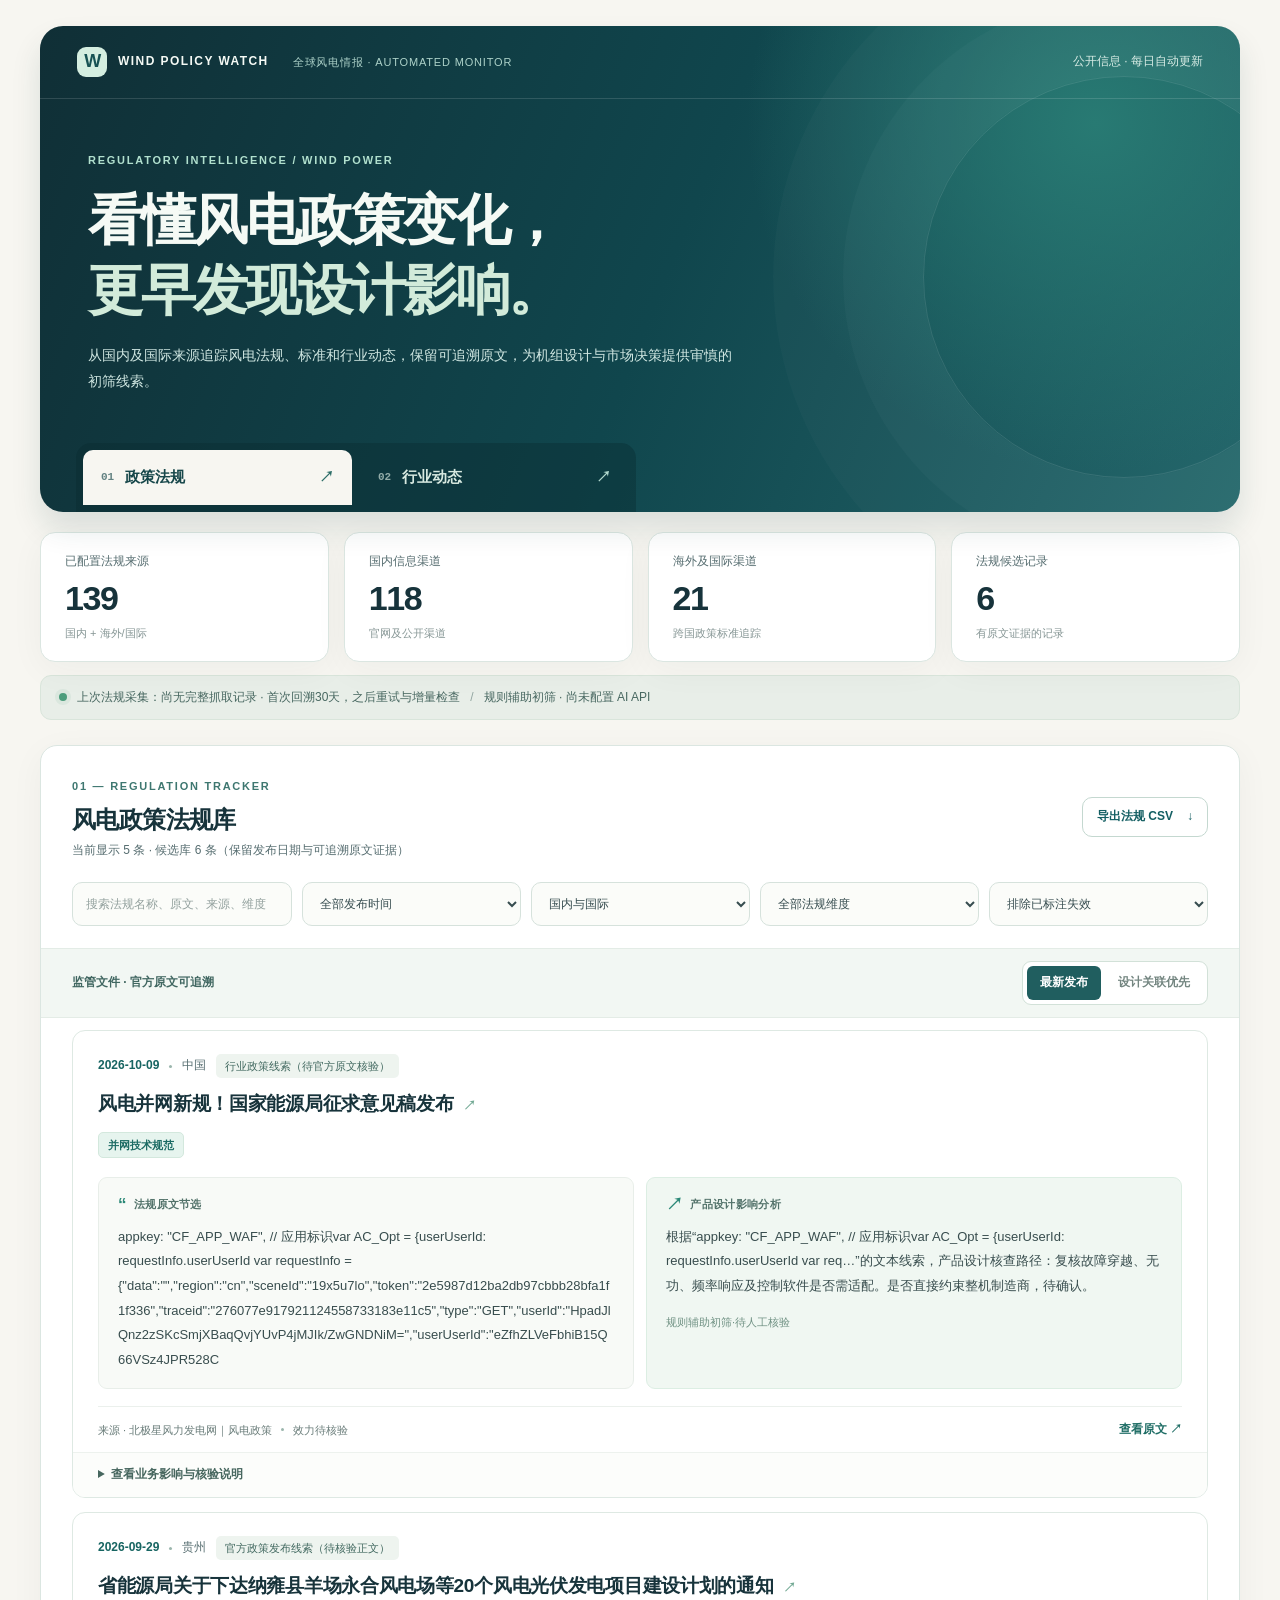
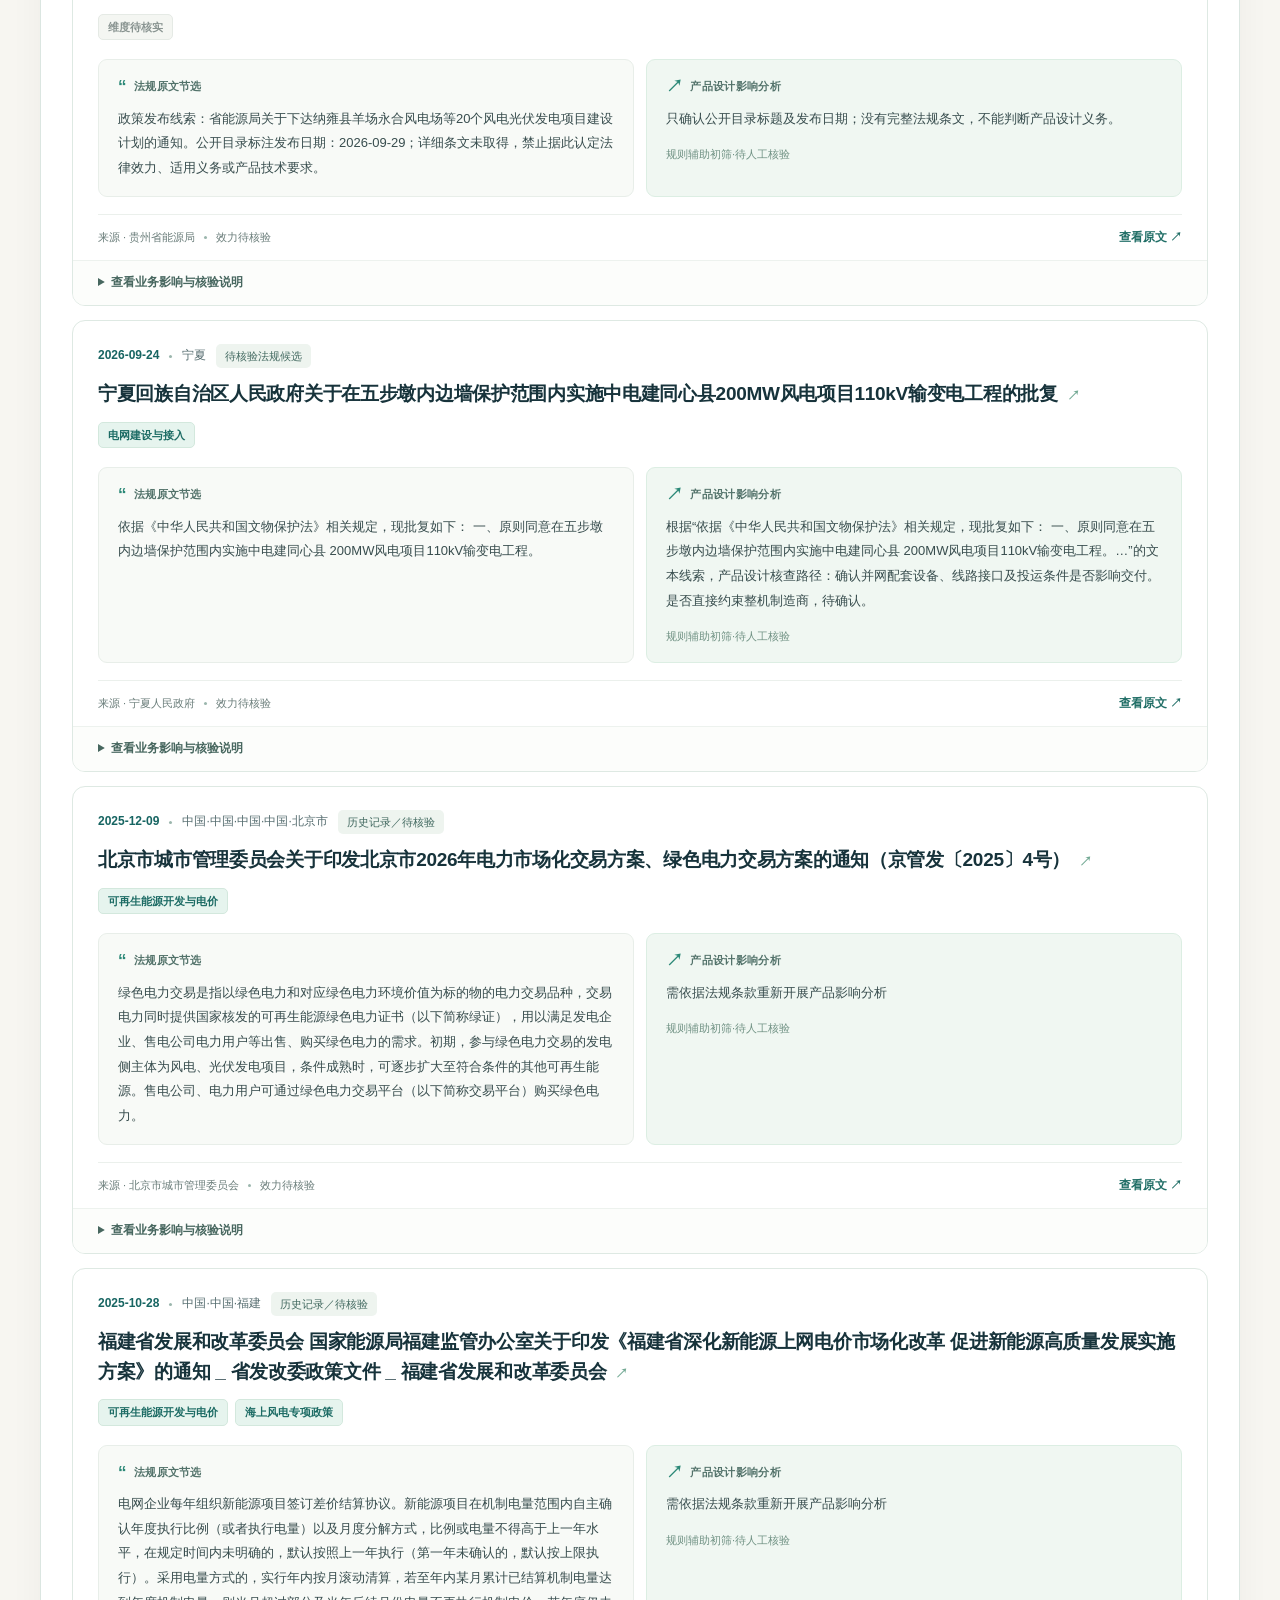
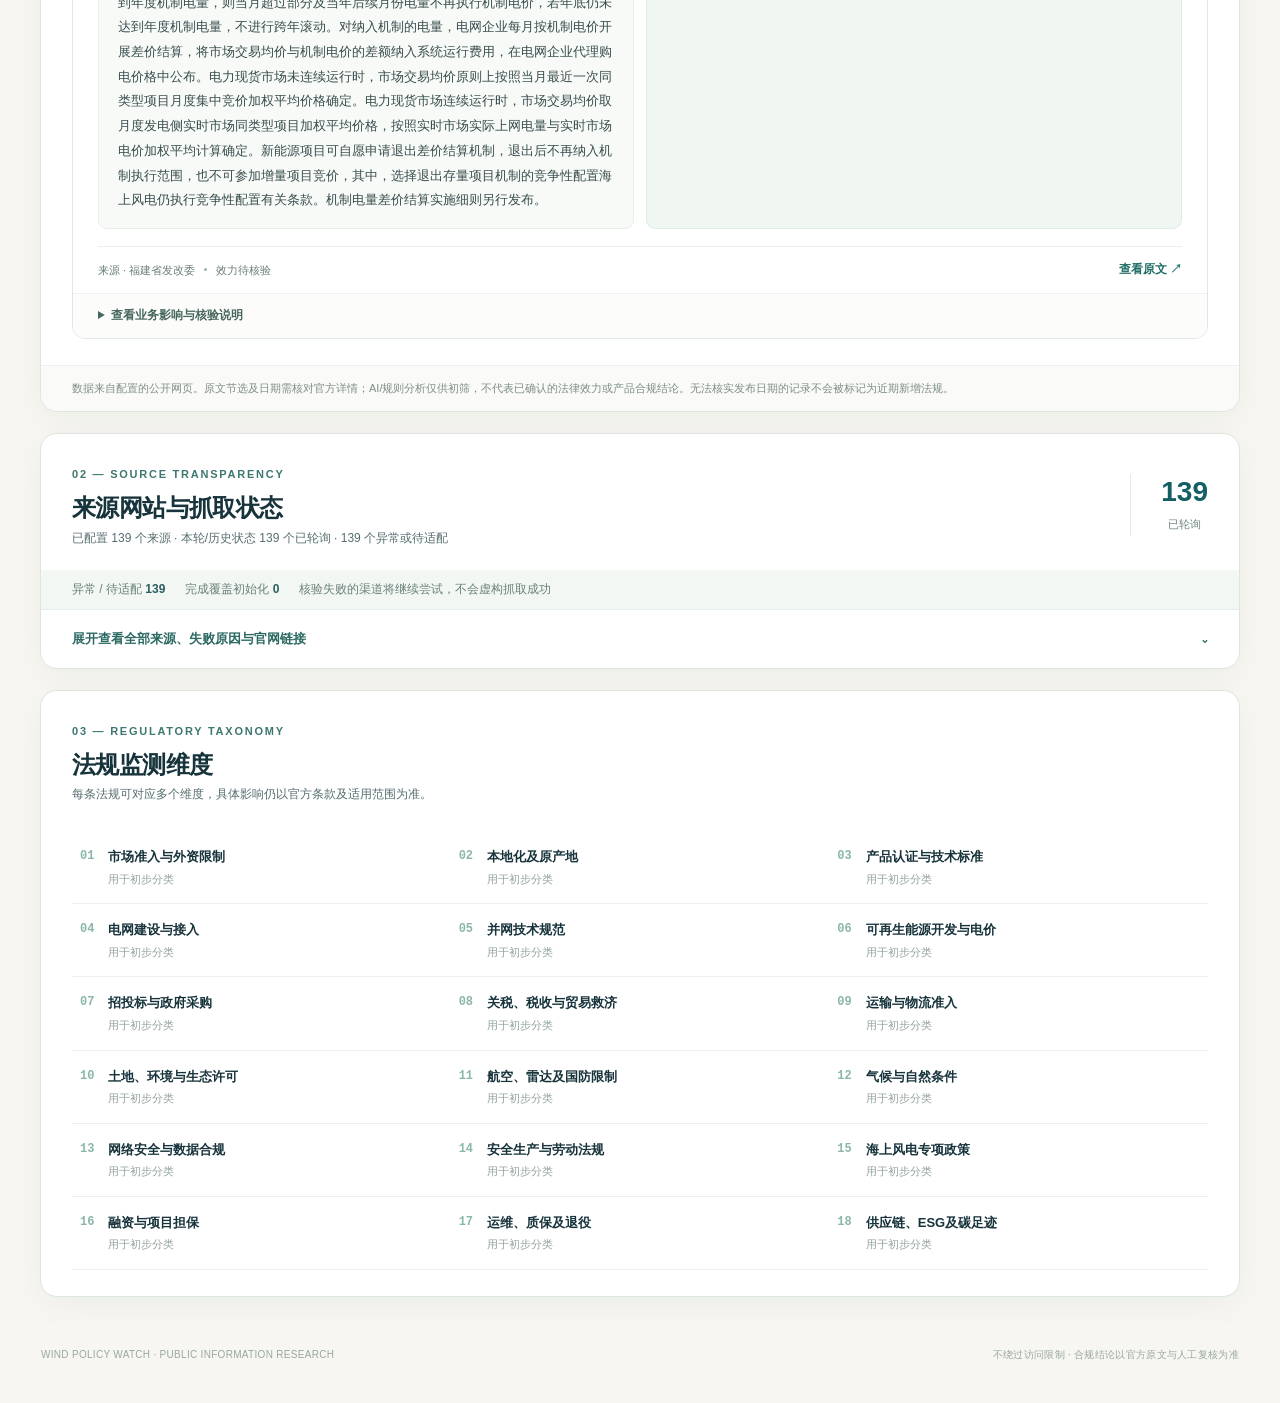
<file: site/index.html>
<!doctype html>
<html lang="zh-CN">
<head>
  <meta charset="utf-8">
  <meta name="viewport" content="width=device-width,initial-scale=1">
  <meta name="description" content="自动整理国内外风电政策法规、官方发布日期、原文节选、法规维度和产品设计影响，并提供原文跳转。">
  <title>政策法规 · 全球风电政策与行业动态监测</title>
  <link rel="stylesheet" href="./static/styles.css">
</head>
<body>
<div class="site-wrap">
  <header class="masthead">
    <div class="topline"><div class="wordmark"><span class="mark">W</span> WIND POLICY WATCH <span class="edition">全球风电情报 · AUTOMATED MONITOR</span></div><span class="header-note">公开信息 · 每日自动更新</span></div>
    <div class="hero-copy"><div class="eyebrow">REGULATORY INTELLIGENCE / WIND POWER</div><h1>看懂风电政策变化，<br><em>更早发现设计影响。</em></h1>
      <p>从国内及国际来源追踪风电法规、标准和行业动态，保留可追溯原文，为机组设计与市场决策提供审慎的初筛线索。</p></div>
    <nav class="switcher" aria-label="监测内容切换">
      <a href="./index.html" aria-current="page" class="switch is-active"><span class="switch-icon">01</span><span>政策法规</span><span class="switch-arrow">↗</span></a>
      <a href="./news.html" class="switch"><span class="switch-icon">02</span><span>行业动态</span><span class="switch-arrow">↗</span></a>
    </nav>
  </header>
  <main>
    <section class="stat-grid" aria-label="监测概况">
      <article class="stat"><span>已配置法规来源</span><strong id="sourceTotal">—</strong><small>国内 + 海外/国际</small></article>
      <article class="stat"><span>国内信息渠道</span><strong id="cnSourceCount">—</strong><small>官网及公开渠道</small></article>
      <article class="stat"><span>海外及国际渠道</span><strong id="intlSourceCount">—</strong><small>跨国政策标准追踪</small></article>
      <article class="stat"><span>法规候选记录</span><strong id="policyCount">—</strong><small>有原文证据的记录</small></article>
    </section>
    <div class="system-strip" role="status"><span class="live-dot"></span><span id="policyUpdatedAt">正在读取最近一次运行记录…</span><span class="strip-divider">/</span><span id="policyAIState">分析状态读取中…</span></div>
    <section class="content-panel" aria-labelledby="policiesTitle">
      <div class="panel-heading"><div><span class="section-index">01 — REGULATION TRACKER</span><h2 id="policiesTitle">风电政策法规库</h2><p id="policySummary">正在加载法规记录…</p></div><a class="outline-link" href="./data/policies.csv" download>导出法规 CSV <span aria-hidden="true">↓</span></a></div>
      <div class="filter-row" aria-label="筛选法规">
        <label class="search-control"><span class="sr-only">搜索法规</span><input id="policySearch" type="search" placeholder="搜索法规名称、原文、来源、维度…"></label>
        <label class="sr-only" for="policyDays">发布时间</label><select id="policyDays"><option value="all">全部发布时间</option><option value="14">最近 14 天</option><option value="30">最近 30 天</option><option value="90">最近 90 天</option><option value="365">最近 1 年</option></select>
        <label class="sr-only" for="policyRegion">来源区域</label><select id="policyRegion"><option value="">国内与国际</option><option value="国内">国内</option><option value="海外/国际">海外/国际</option></select>
        <label class="sr-only" for="policyDimension">法规维度</label><select id="policyDimension"><option value="">全部法规维度</option></select>
        <label class="sr-only" for="policyValidity">效力状态</label><select id="policyValidity"><option value="active">排除已标注失效</option><option value="all">全部状态</option><option value="inactive">仅失效/废止</option></select>
      </div>
      <div class="listbar"><span class="listbar-title">监管文件 · 官方原文可追溯</span><div class="sort-buttons" role="group" aria-label="法规排序"><button id="policySortLatest" type="button" class="sort-btn active" aria-pressed="true">最新发布</button><button id="policySortImpact" type="button" class="sort-btn" aria-pressed="false">设计关联优先</button></div></div>
      <div id="policyList" class="policy-cards" aria-live="polite"></div>
      <div id="policyEmpty" class="empty-message hidden">当前条件没有符合要求的政策法规。可以改为“全部发布时间”，或查看下方各来源的抓取状态。</div>
      <div class="panel-footnote">数据来自配置的公开网页。原文节选及日期需核对官方详情；AI/规则分析仅供初筛，不代表已确认的法律效力或产品合规结论。无法核实发布日期的记录不会被标记为近期新增法规。</div>
    </section>
    <section class="content-panel source-panel" aria-labelledby="sourcesTitle">
      <div class="panel-heading"><div><span class="section-index">02 — SOURCE TRANSPARENCY</span><h2 id="sourcesTitle">来源网站与抓取状态</h2><p id="sourcesSummary">正在读取来源状态…</p></div><div class="audit-count"><strong id="checkedSourceCount">—</strong><small>已轮询</small></div></div>
      <div class="source-stats"><span>异常 / 待适配 <strong id="sourceProblemCount">—</strong></span><span>完成覆盖初始化 <strong id="sourceInitializedCount">—</strong></span><span>核验失败的渠道将继续尝试，不会虚构抓取成功</span></div>
      <details class="source-disclosure"><summary>展开查看全部来源、失败原因与官网链接 <span aria-hidden="true">⌄</span></summary>
        <div class="filter-row source-filter-row"><input id="sourceSearch" type="search" placeholder="搜索网站、国家或域名…" aria-label="搜索来源"><select id="sourceRegion" aria-label="来源区域"><option value="">所有区域</option><option value="国内">国内</option><option value="海外/国际">海外/国际</option></select><select id="sourceStatusFilter" aria-label="来源状态"><option value="">全部运行状态</option><option value="ok">已取得结果 / 已完成检查</option><option value="problem">抓取异常 / 待适配</option><option value="not_checked">尚未轮询</option></select></div>
        <div id="policySourceGrid" class="source-grid"></div><div id="sourceEmpty" class="empty-message hidden">没有匹配的来源。</div>
      </details>
    </section>
    <section class="content-panel dimension-panel"><div class="panel-heading"><div><span class="section-index">03 — REGULATORY TAXONOMY</span><h2>法规监测维度</h2><p>每条法规可对应多个维度，具体影响仍以官方条款及适用范围为准。</p></div></div><div id="dimensionsGrid" class="dimension-grid"></div></section>
  </main>
  <footer class="site-footer"><span>WIND POLICY WATCH · PUBLIC INFORMATION RESEARCH</span><span>不绕过访问限制 · 合规结论以官方原文与人工复核为准</span></footer>
</div>
<script src="./static/policy.js"></script>
</body>
</html>
</file>
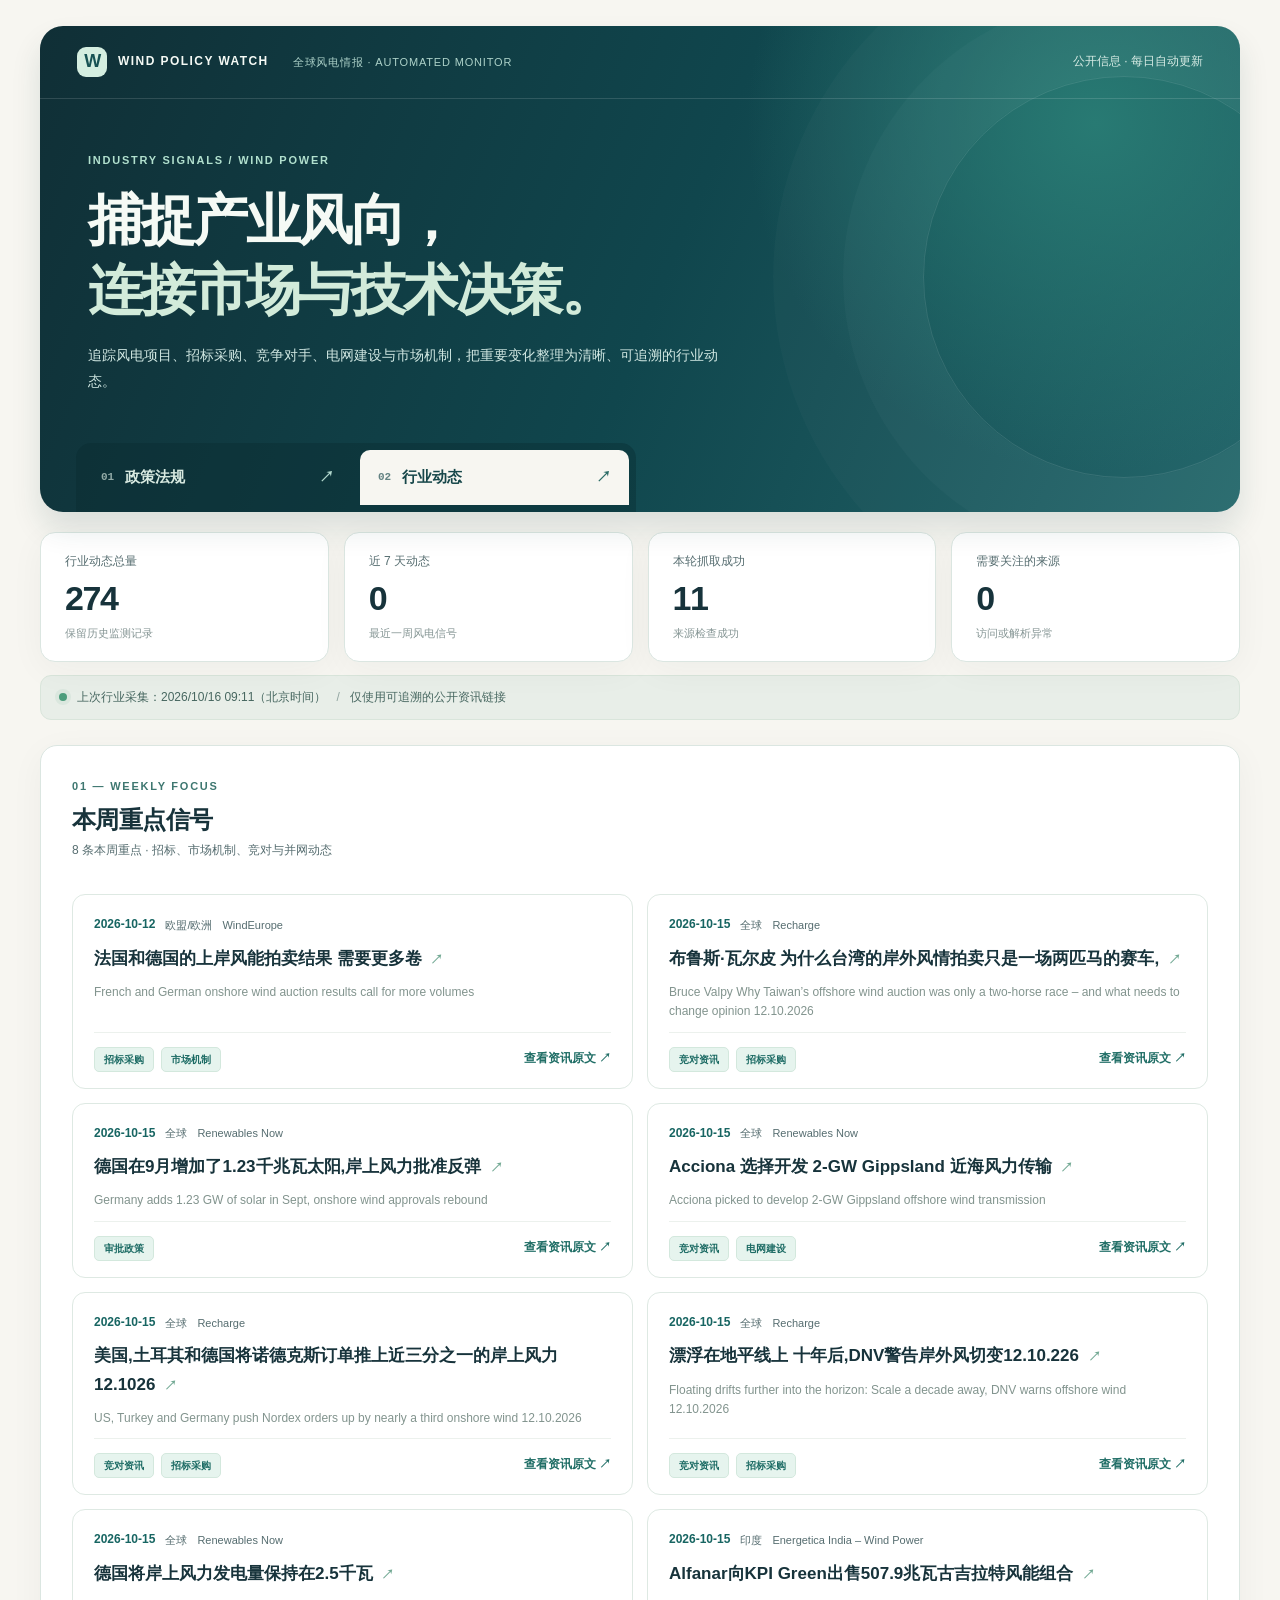
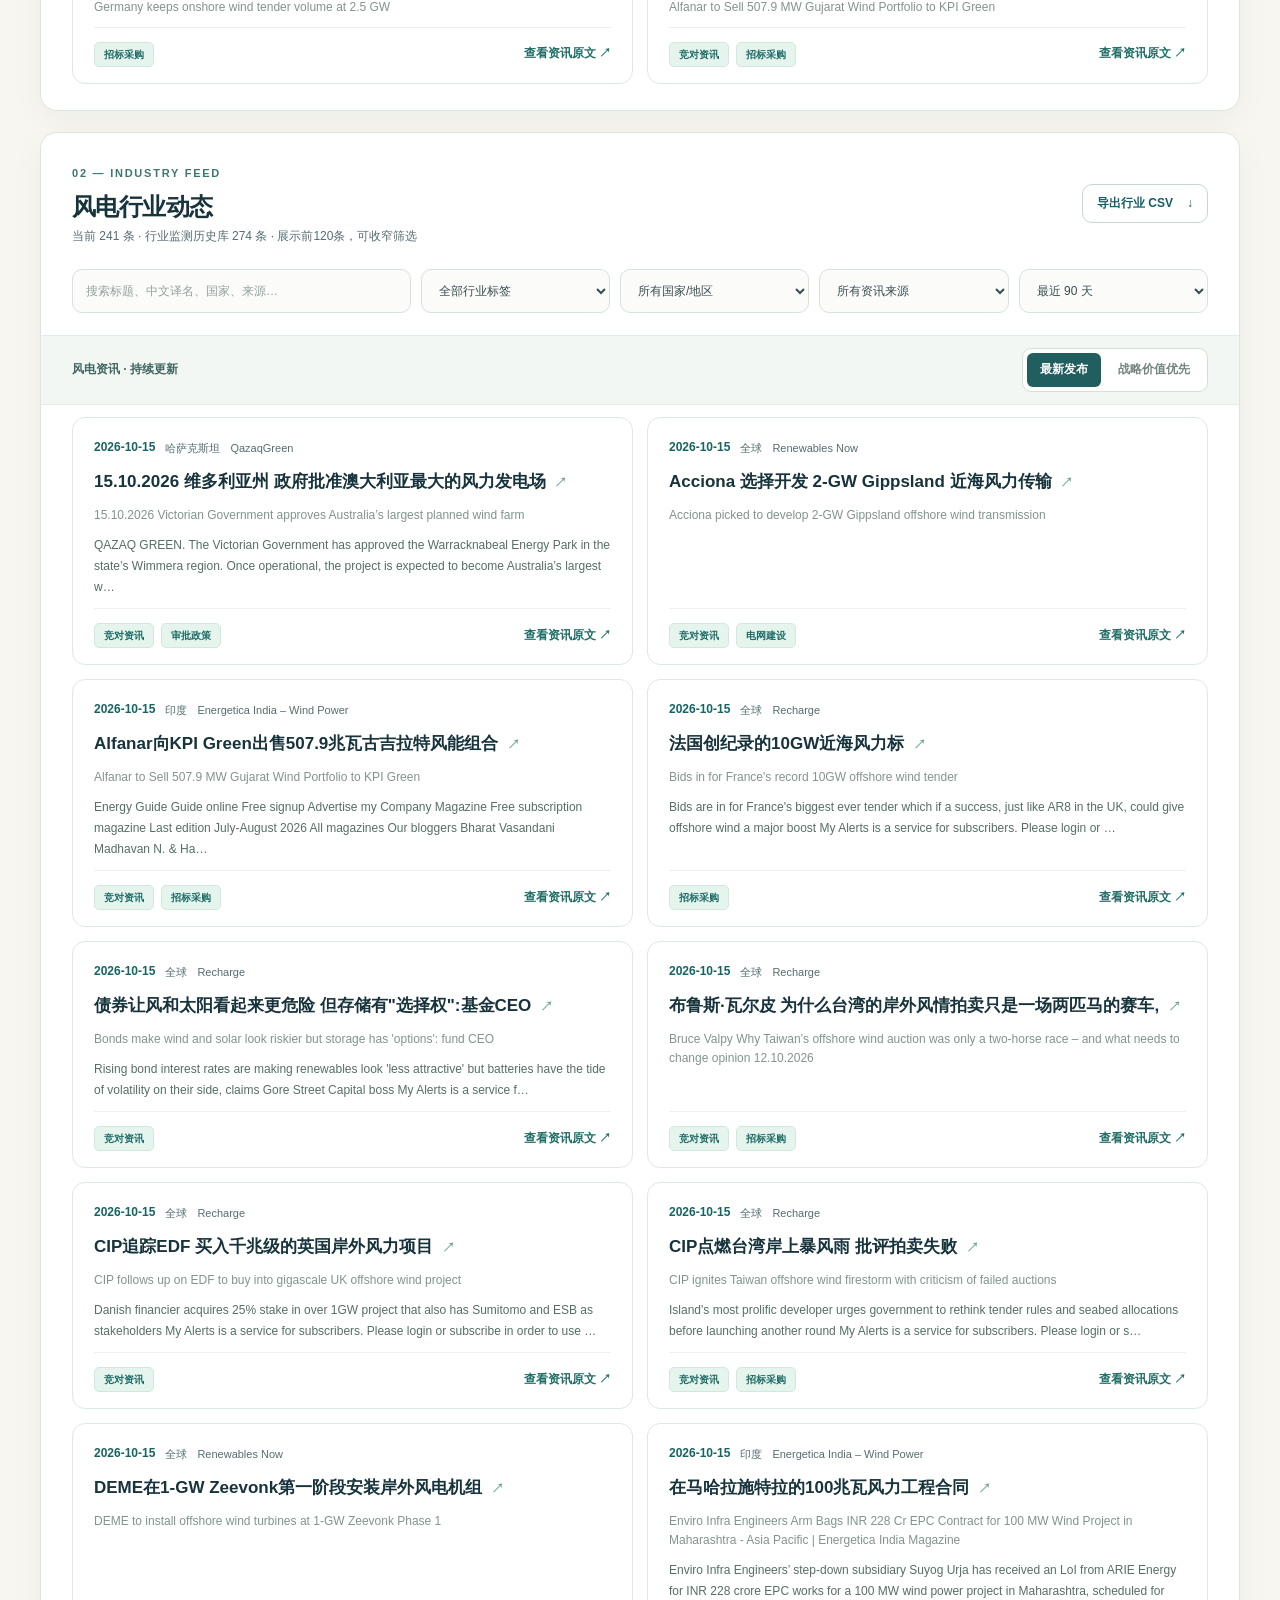
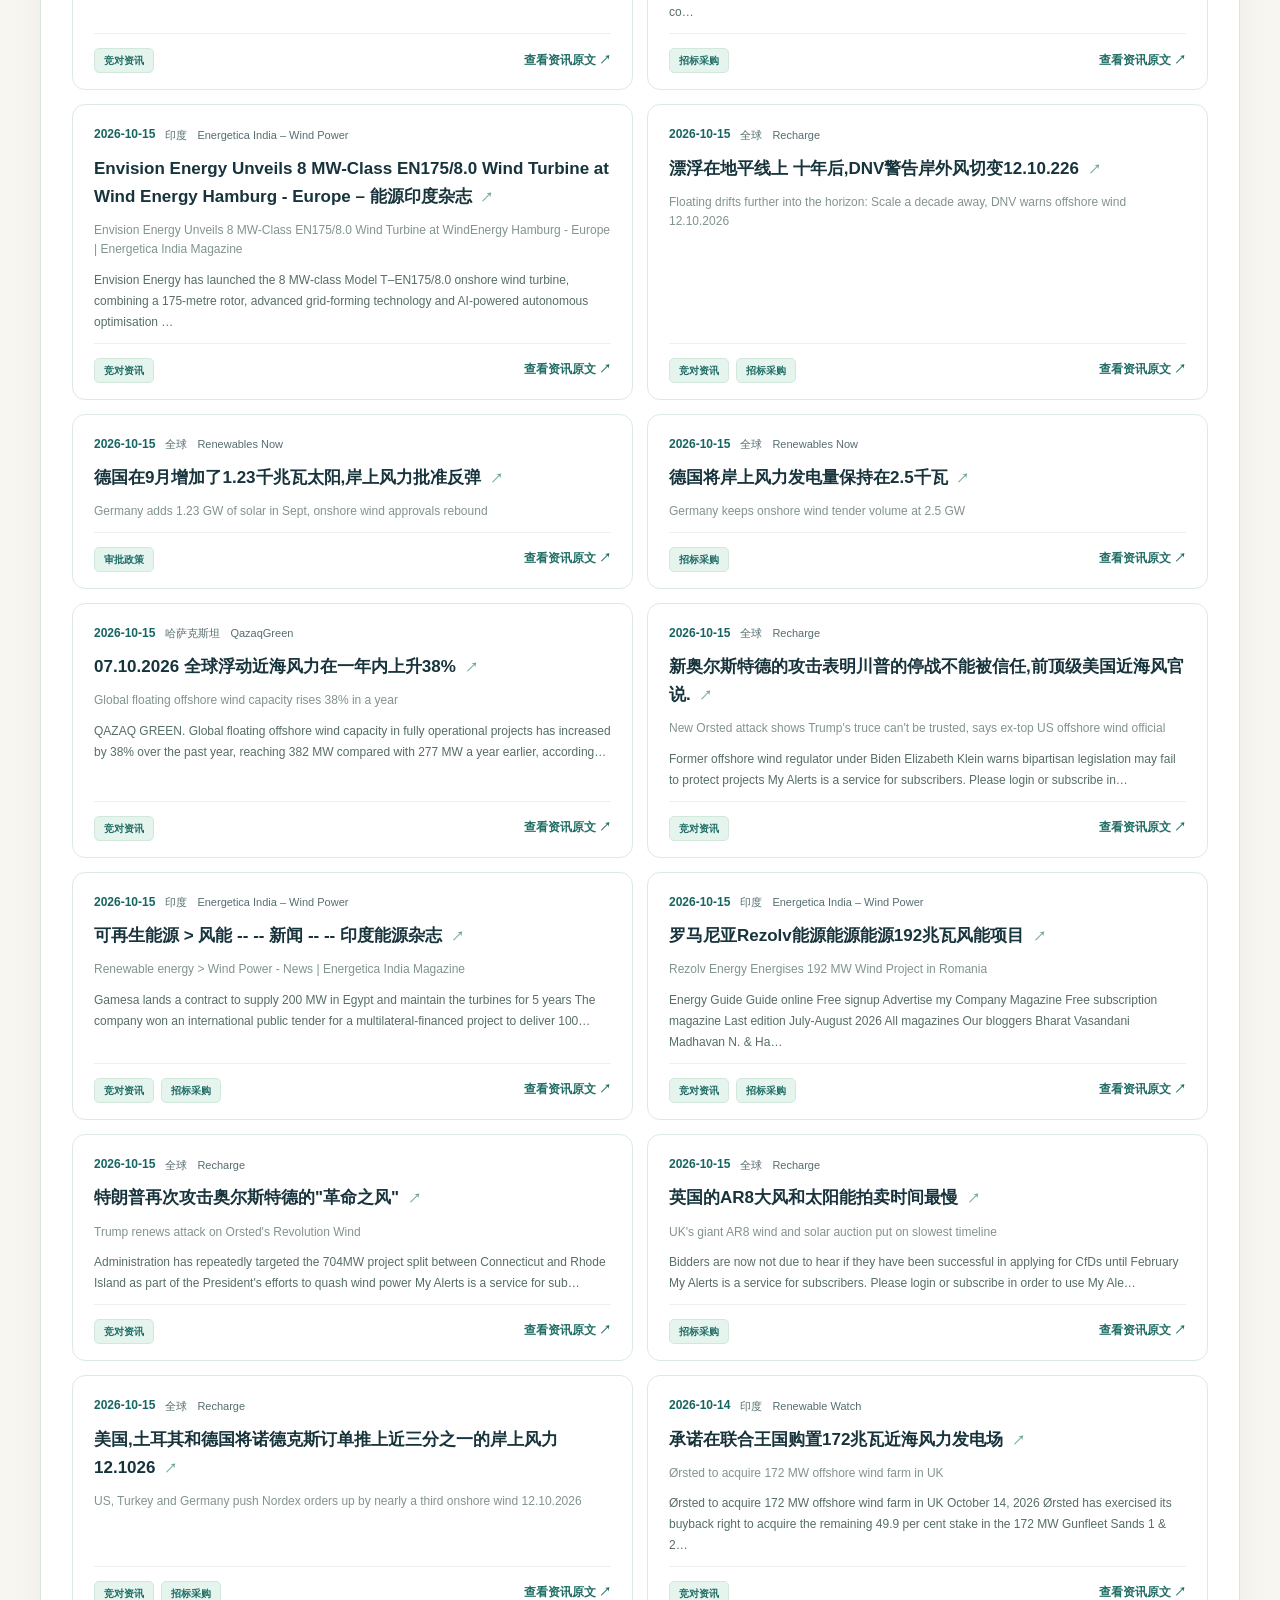
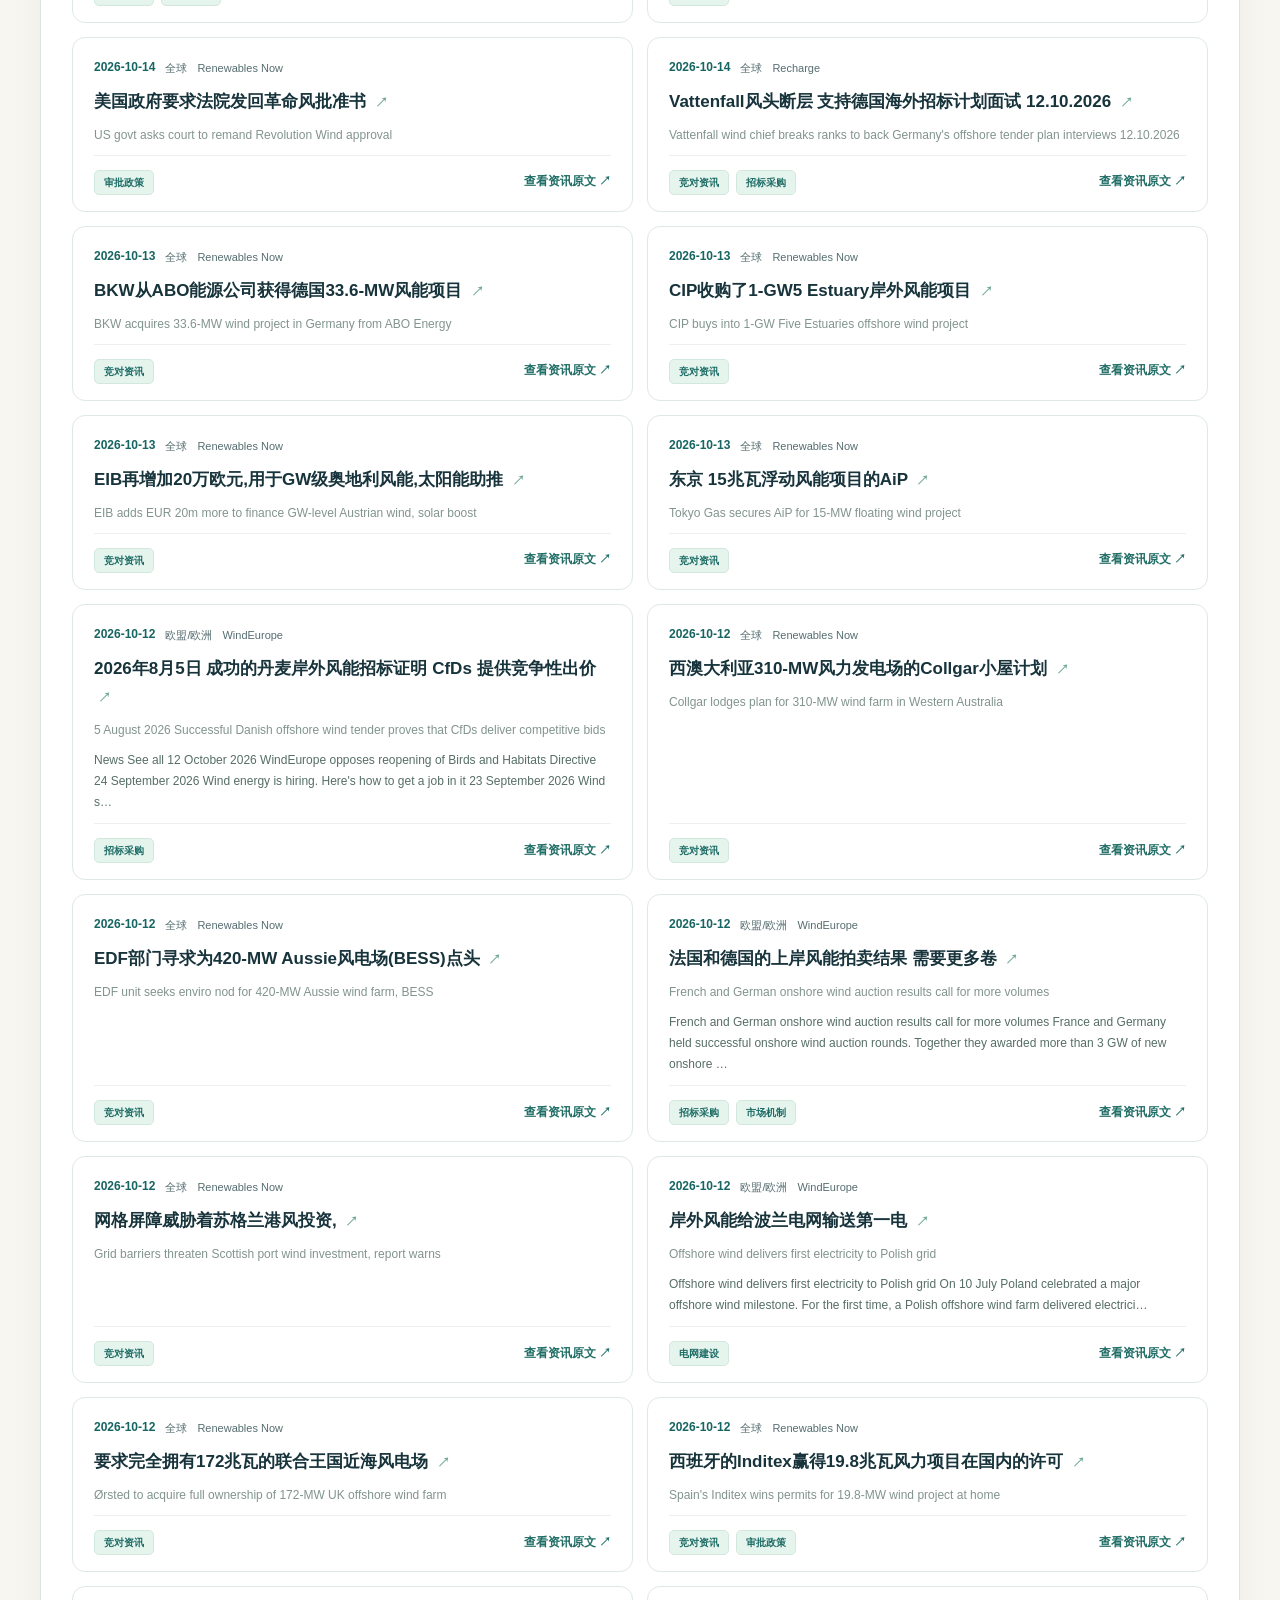
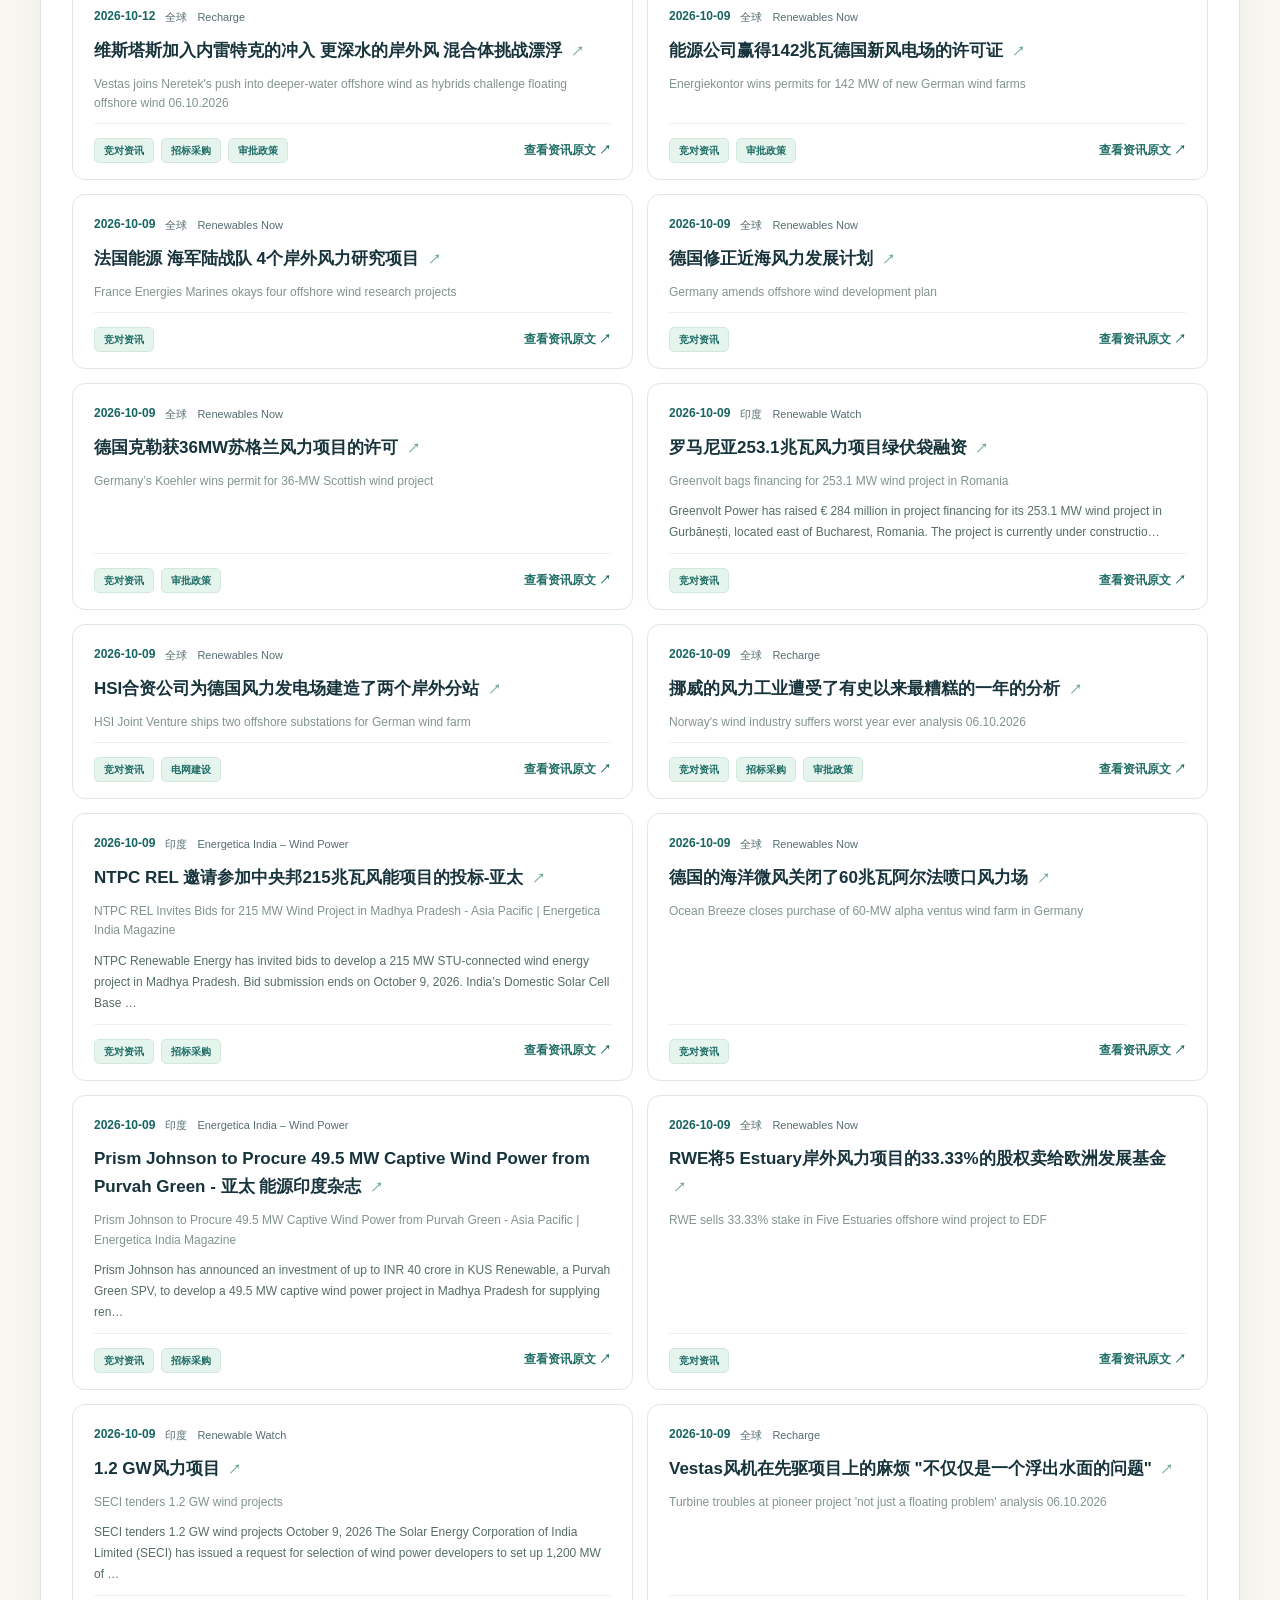
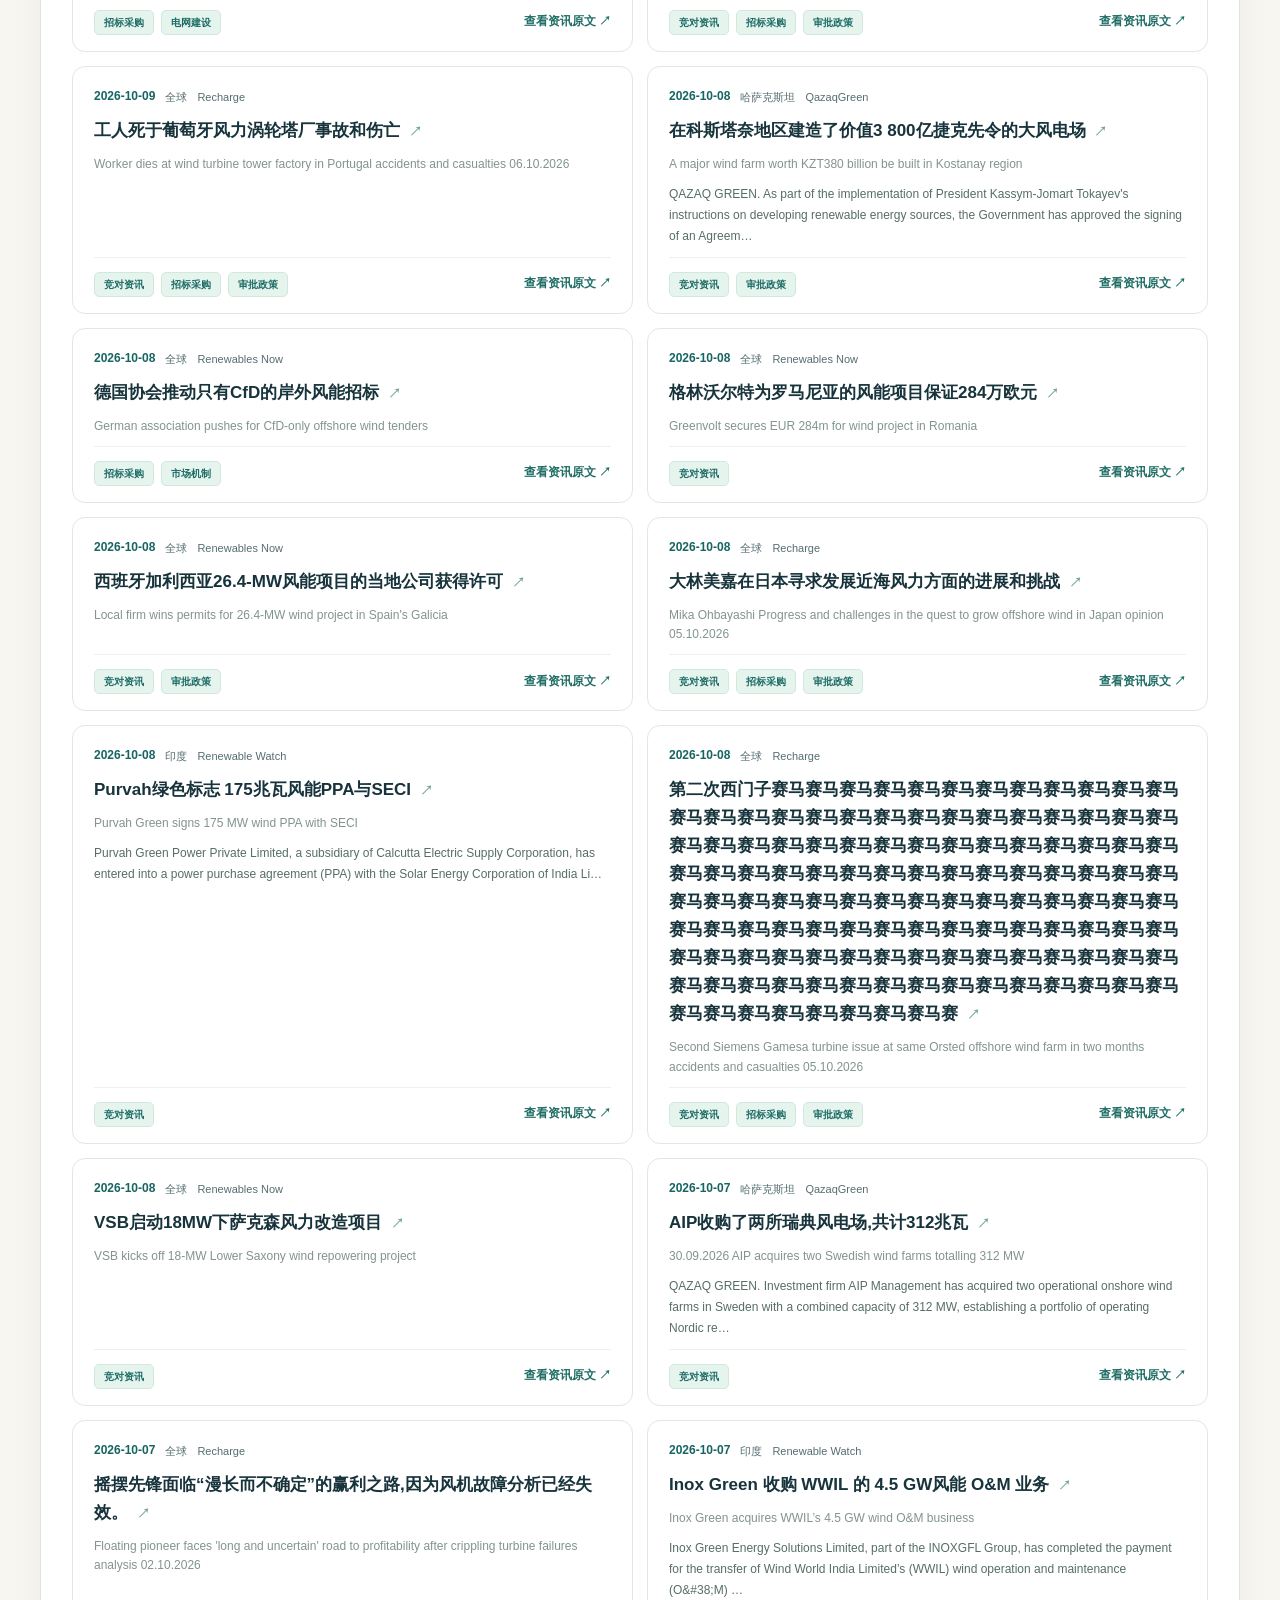
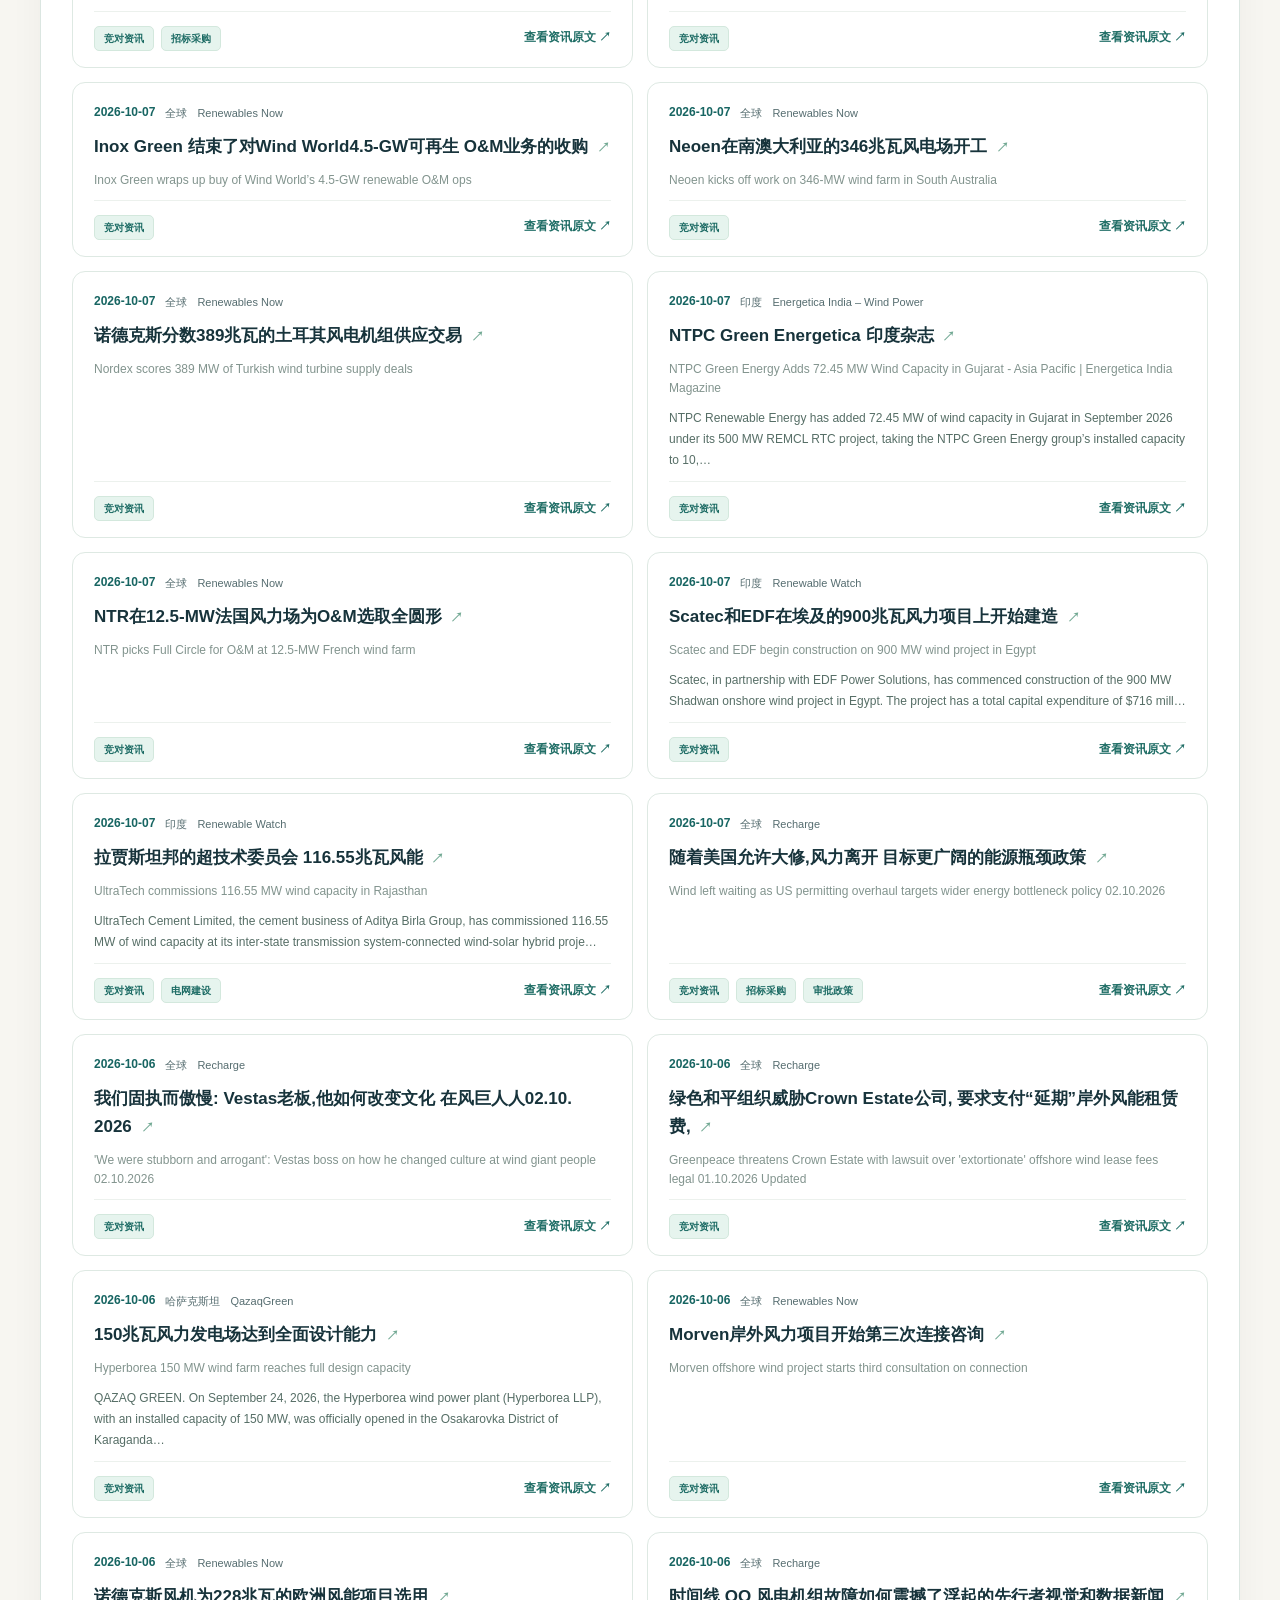
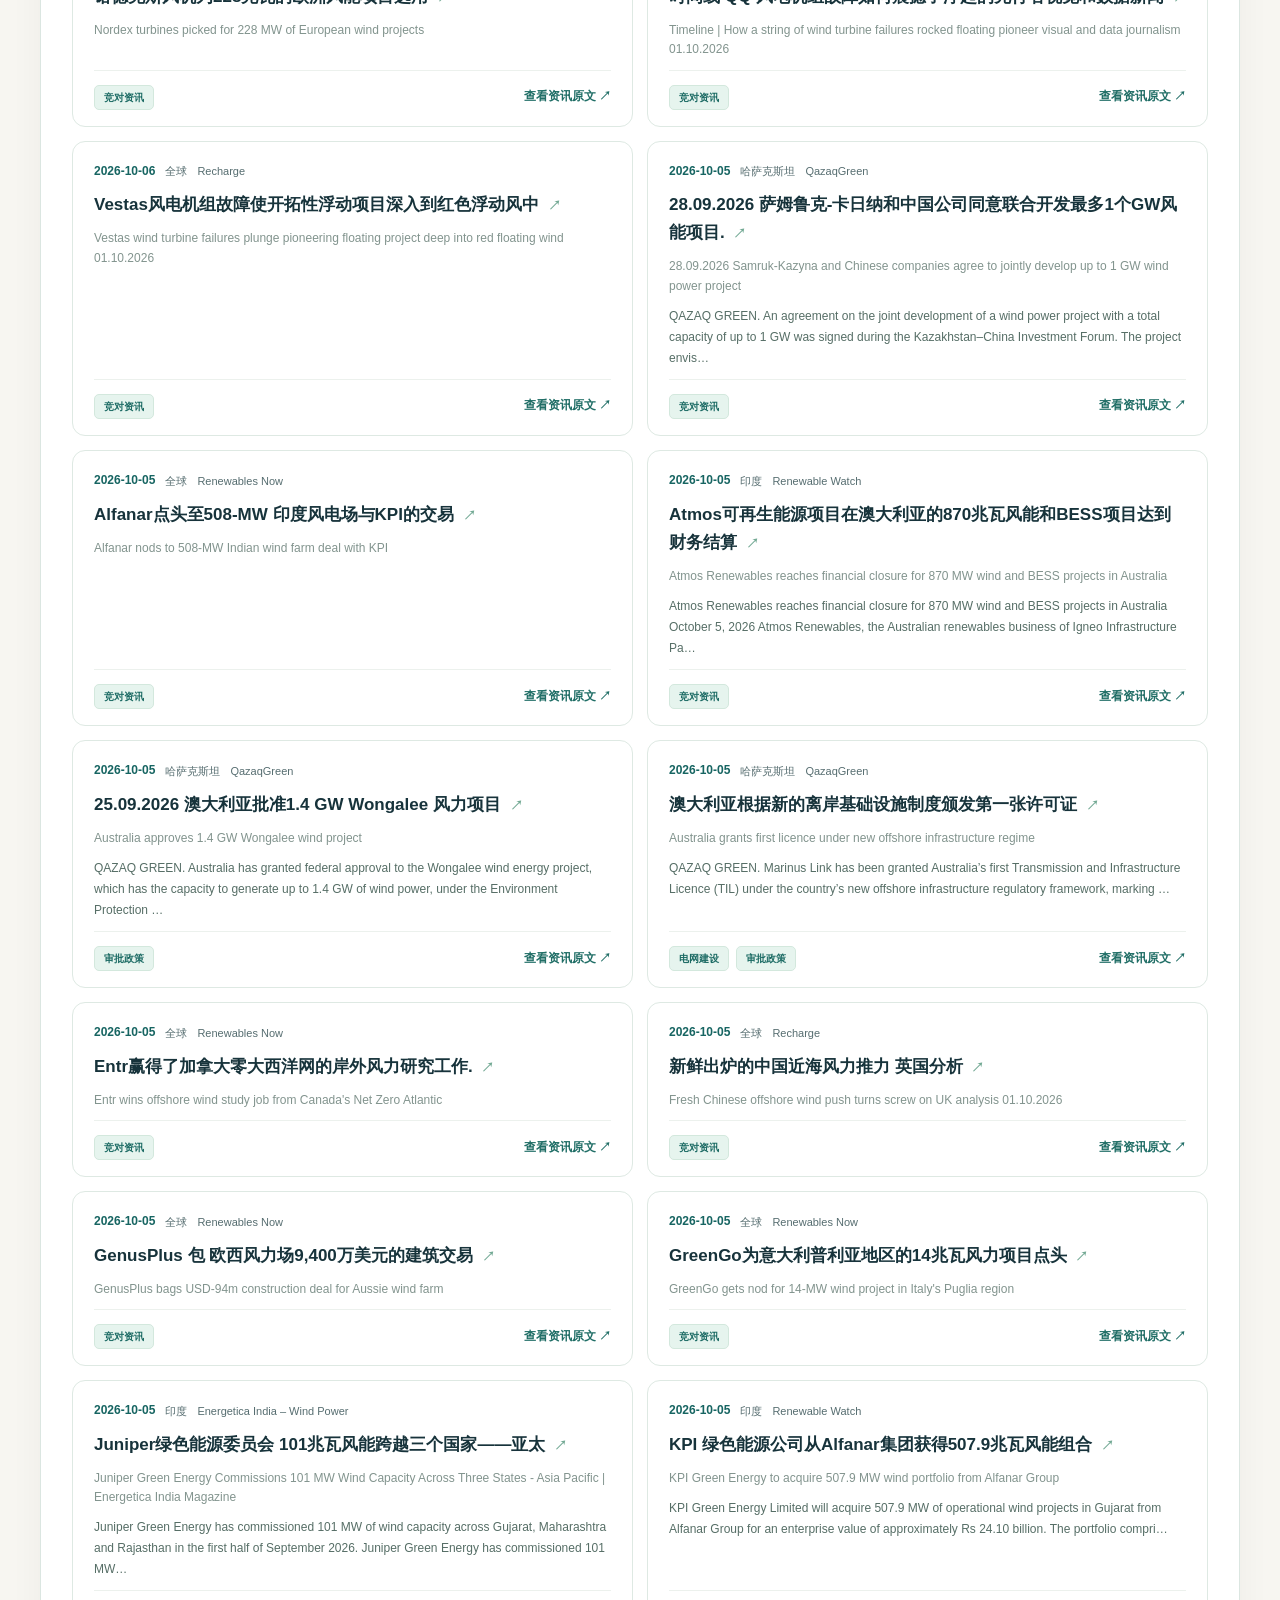
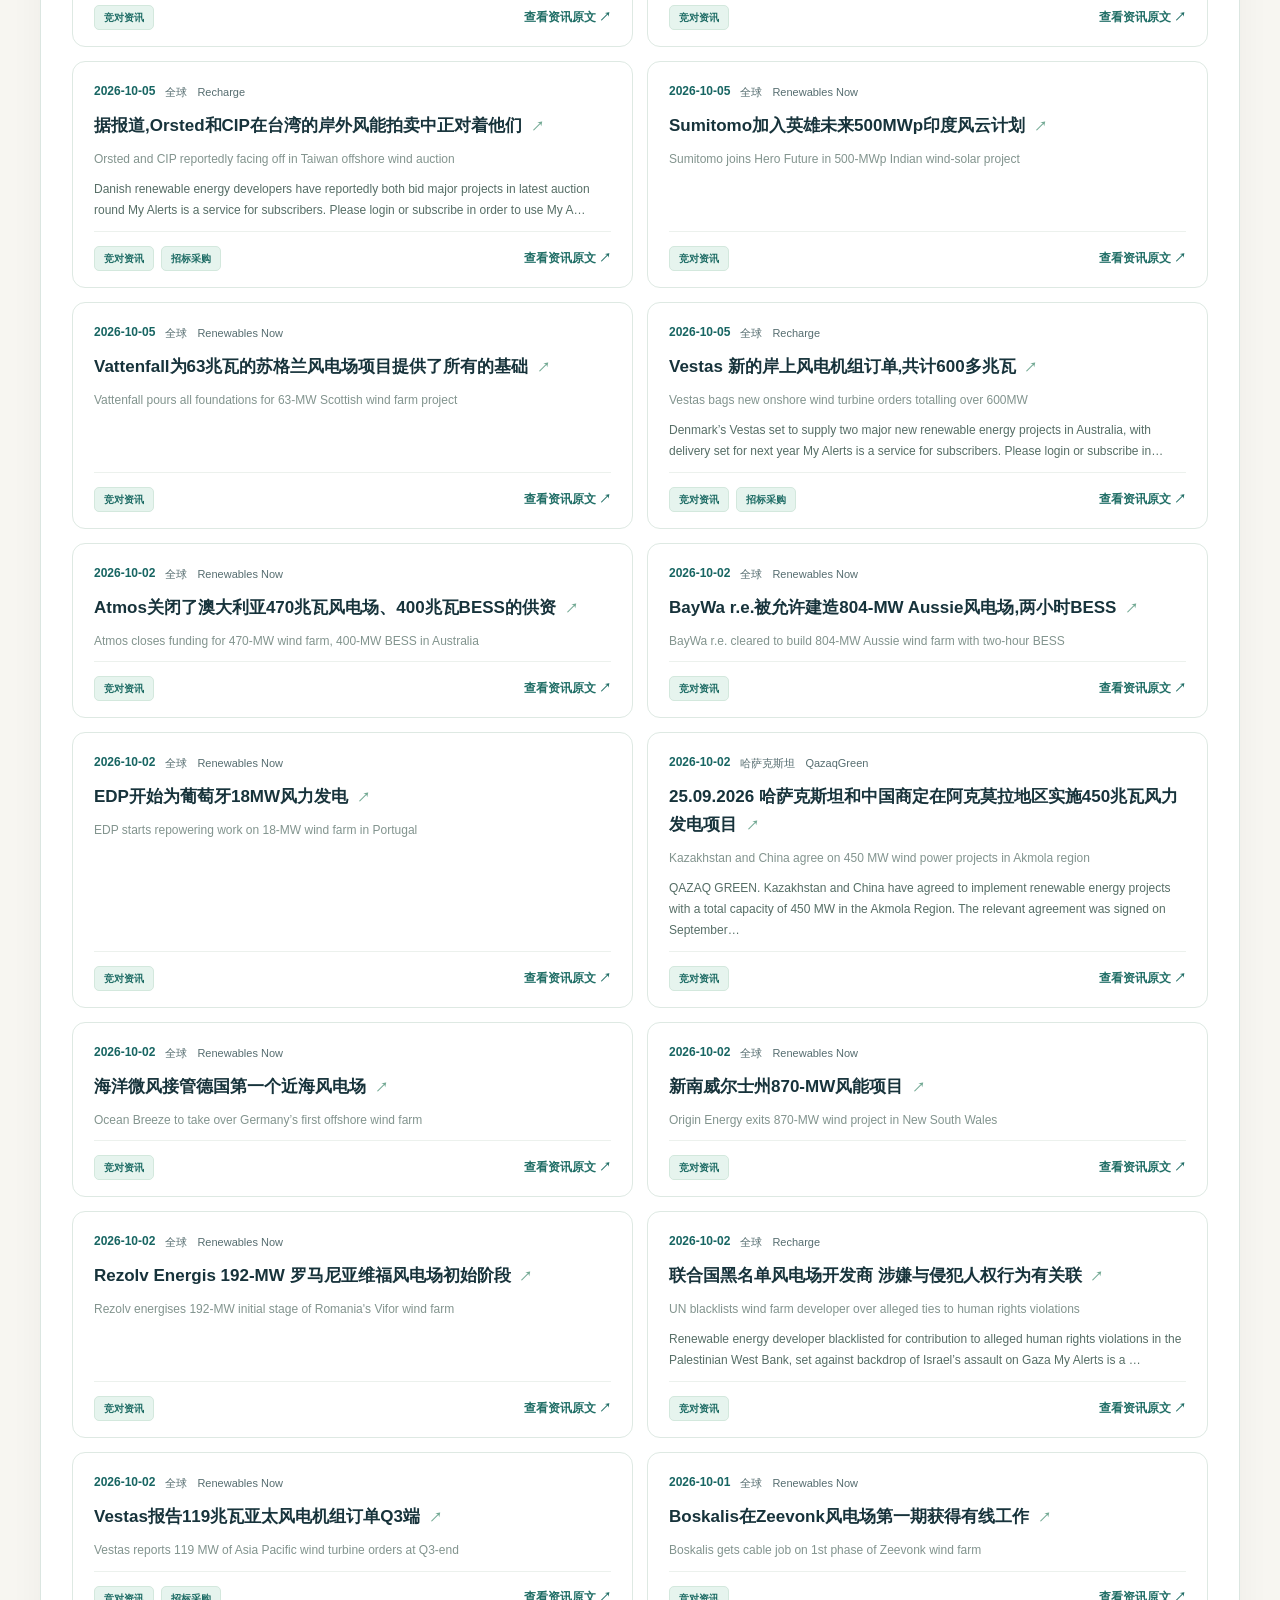
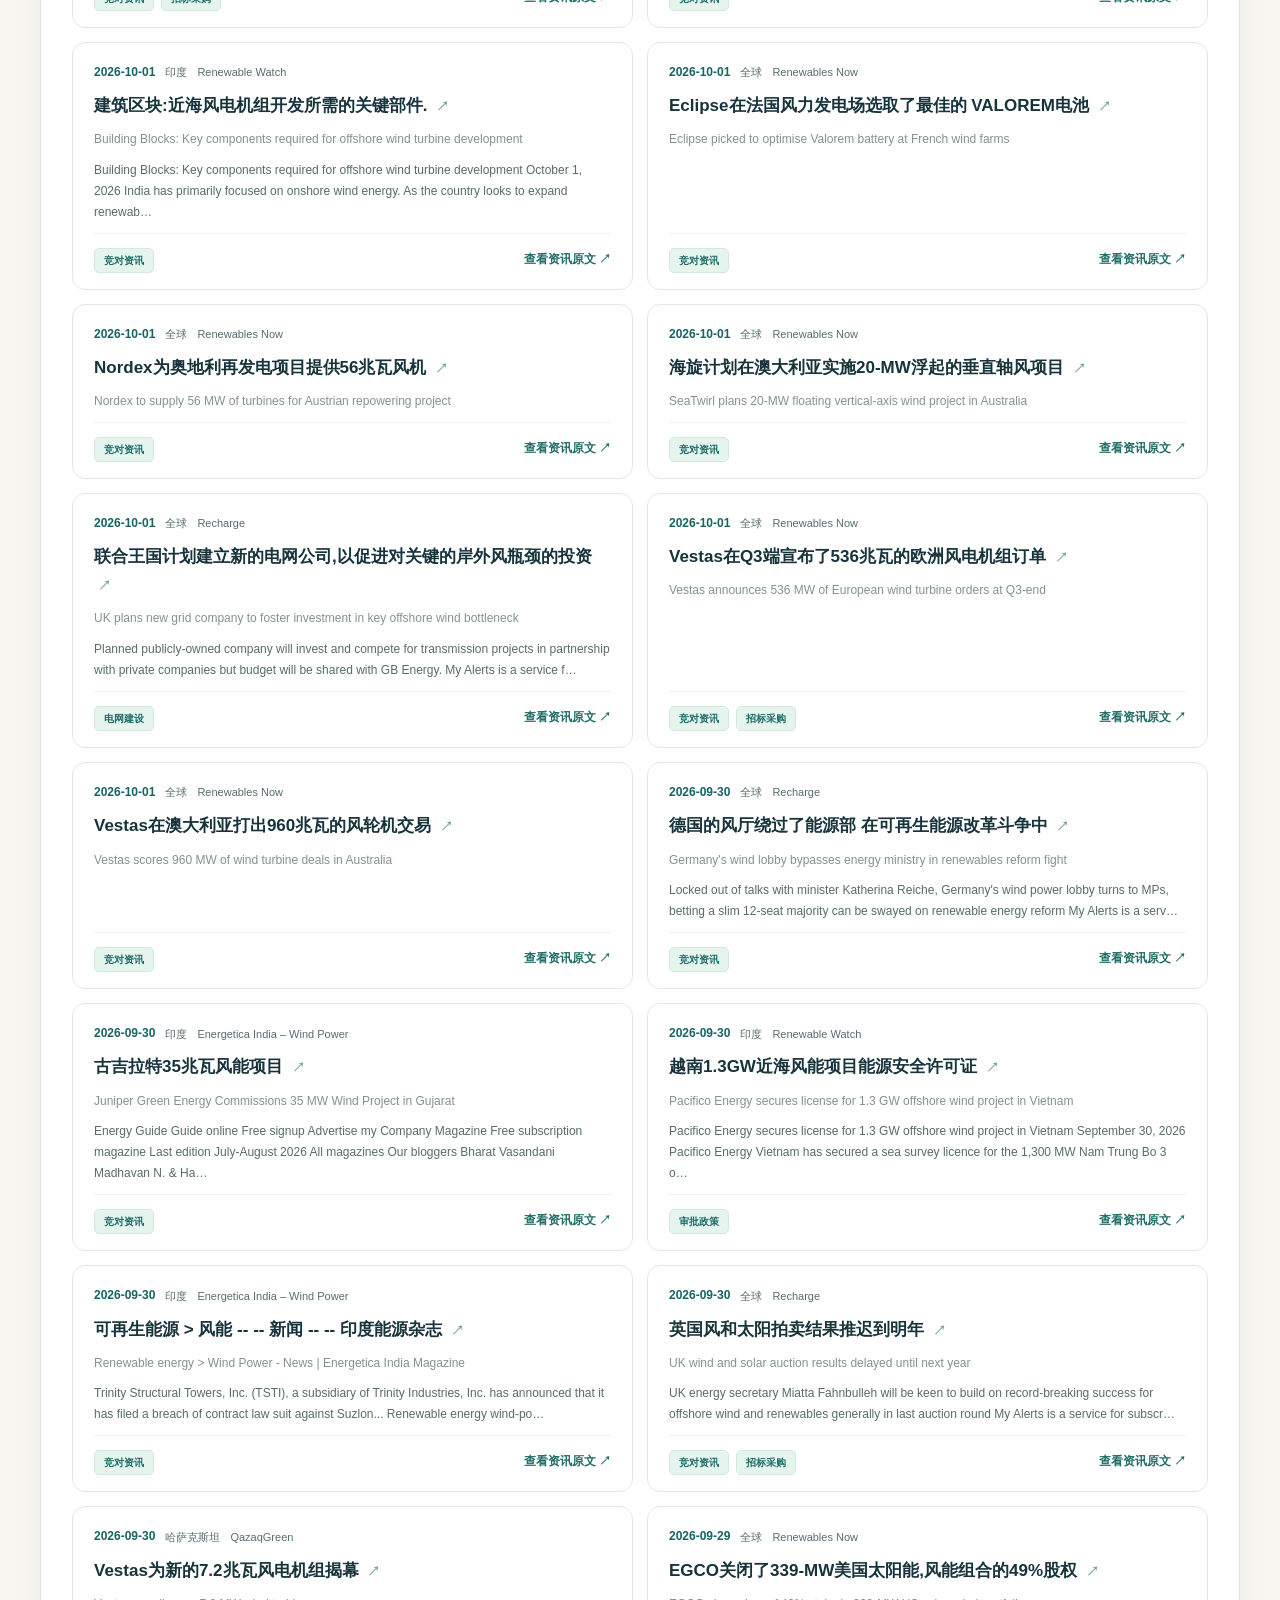
<file: site/news.html>
<!doctype html>
<html lang="zh-CN">
<head>
  <meta charset="utf-8"><meta name="viewport" content="width=device-width,initial-scale=1">
  <meta name="description" content="跟踪全球风电行业资讯、招标采购、竞对项目、并网和市场动态。">
  <title>行业动态 · 全球风电政策与行业动态监测</title>
  <link rel="stylesheet" href="./static/styles.css">
</head>
<body>
<div class="site-wrap">
  <header class="masthead">
    <div class="topline"><div class="wordmark"><span class="mark">W</span> WIND POLICY WATCH <span class="edition">全球风电情报 · AUTOMATED MONITOR</span></div><span class="header-note">公开信息 · 每日自动更新</span></div>
    <div class="hero-copy"><div class="eyebrow">INDUSTRY SIGNALS / WIND POWER</div><h1>捕捉产业风向，<br><em>连接市场与技术决策。</em></h1><p>追踪风电项目、招标采购、竞争对手、电网建设与市场机制，把重要变化整理为清晰、可追溯的行业动态。</p></div>
    <nav class="switcher" aria-label="监测内容切换"><a href="./index.html" class="switch"><span class="switch-icon">01</span><span>政策法规</span><span class="switch-arrow">↗</span></a><a href="./news.html" class="switch is-active" aria-current="page"><span class="switch-icon">02</span><span>行业动态</span><span class="switch-arrow">↗</span></a></nav>
  </header>
  <main>
    <section class="stat-grid" aria-label="行业动态概况"><article class="stat"><span>行业动态总量</span><strong id="totalCount">—</strong><small>保留历史监测记录</small></article><article class="stat"><span>近 7 天动态</span><strong id="weekCount">—</strong><small>最近一周风电信号</small></article><article class="stat"><span>本轮抓取成功</span><strong id="successCount">—</strong><small>来源检查成功</small></article><article class="stat"><span>需要关注的来源</span><strong id="errorCount">—</strong><small>访问或解析异常</small></article></section>
    <div class="system-strip" role="status"><span class="live-dot"></span><span id="lastRun">正在加载行业监测更新时间…</span><span class="strip-divider">/</span><span>仅使用可追溯的公开资讯链接</span></div>
    <section class="content-panel"><div class="panel-heading"><div><span class="section-index">01 — WEEKLY FOCUS</span><h2>本周重点信号</h2><p id="focusInfo">读取近一周精选动态…</p></div></div><div id="focusList" class="news-grid"></div><div id="focusEmpty" class="empty-message hidden">本周暂无可展示的精选动态。</div></section>
    <section class="content-panel"><div class="panel-heading"><div><span class="section-index">02 — INDUSTRY FEED</span><h2>风电行业动态</h2><p id="resultInfo">正在读取监测库…</p></div><a class="outline-link" href="./data/wind_news.csv" download>导出行业 CSV <span aria-hidden="true">↓</span></a></div>
      <div class="filter-row"><input id="searchInput" type="search" placeholder="搜索标题、中文译名、国家、来源…" aria-label="搜索行业动态"><select id="tagFilter" aria-label="行业标签"><option value="">全部行业标签</option></select><select id="countryFilter" aria-label="国家地区"><option value="">所有国家/地区</option></select><select id="sourceFilter" aria-label="来源网站"><option value="">所有资讯来源</option></select><select id="daysFilter" aria-label="发布时间"><option value="7">最近 7 天</option><option value="30">最近 30 天</option><option value="90" selected>最近 90 天</option><option value="365">最近 1 年</option><option value="all">全部时间</option></select></div>
      <div class="listbar"><span class="listbar-title">风电资讯 · 持续更新</span><div class="sort-buttons" role="group" aria-label="行业资讯排序"><button id="newsSortLatest" type="button" class="sort-btn active" aria-pressed="true">最新发布</button><button id="newsSortScore" type="button" class="sort-btn" aria-pressed="false">战略价值优先</button></div></div>
      <div id="newsList" class="news-grid"></div><div id="emptyState" class="empty-message hidden">当前筛选没有行业动态；可调整发布日期或关键词。</div><div class="panel-footnote">动态信息不等同于法规要求；标题及自动译文仅供查阅，具体内容请跳转原站核对。</div></section>
    <section class="content-panel source-panel"><div class="panel-heading"><div><span class="section-index">03 — NEWS SOURCE HEALTH</span><h2>行业动态来源状态</h2><p id="newsSourceSummary">正在加载采集来源运行结果…</p></div></div><details class="source-disclosure"><summary>查看来源检测结果 <span aria-hidden="true">⌄</span></summary><div id="sourceGrid" class="source-grid"></div></details></section>
  </main>
  <footer class="site-footer"><span>WIND POLICY WATCH · INDUSTRY INTELLIGENCE</span><span>公开资讯研究用途 · 不绕过登录、验证码或付费墙</span></footer>
</div>
<script src="./static/app.js"></script>
</body>
</html>
</file>
<file: site/static/styles.css>
/* Wind Policy Watch: responsive editorial dashboard, shared across both pages. */
:root{
  --ink:#17333b;--sub:#566d70;--muted:#758887;--teal:#145f63;--teal-dark:#103f44;
  --sea:#dcefea;--mint:#eaf5f0;--accent:#e3a25d;--cream:#f7f6f1;--line:#dbe6e1;
  --white:#fff;--panel-shadow:0 8px 35px rgba(24,55,53,.045)
}
*{box-sizing:border-box}
html{scroll-behavior:smooth}
body{margin:0;background:var(--cream);color:var(--ink);font:15px/1.65 -apple-system,BlinkMacSystemFont,"PingFang SC","Noto Sans SC","Microsoft YaHei",sans-serif;-webkit-font-smoothing:antialiased}
a{color:inherit}button,input,select{font:inherit}button{cursor:pointer}button:focus-visible,a:focus-visible,input:focus-visible,select:focus-visible,summary:focus-visible{outline:3px solid #efbd83;outline-offset:3px}
.hidden{display:none!important}.sr-only{position:absolute!important;width:1px;height:1px;padding:0;margin:-1px;overflow:hidden;clip:rect(0,0,0,0);white-space:nowrap;border:0}
.site-wrap{max-width:1380px;padding:26px 40px 0;margin:0 auto}
.masthead{border-radius:23px;overflow:hidden;background:radial-gradient(circle at 88% 20%,#287a73 0%,transparent 31%),linear-gradient(112deg,#102f36 0%,#10464d 52%,#24676b 100%);color:#f5faf5;box-shadow:0 17px 30px rgba(17,58,61,.12);position:relative}
.masthead:after{content:"";position:absolute;width:400px;height:400px;border:1px solid #ffffff1c;right:-85px;top:50px;border-radius:50%;box-shadow:0 0 0 80px #ffffff06,0 0 0 150px #ffffff05;pointer-events:none}
.topline{display:flex;align-items:center;justify-content:space-between;gap:16px;padding:21px 37px;border-bottom:1px solid #ffffff22;position:relative;z-index:1}
.wordmark{display:flex;align-items:center;gap:11px;font-size:12px;font-weight:780;letter-spacing:.12em}
.mark{display:inline-grid;place-items:center;width:30px;height:30px;border-radius:9px;background:#d4eee0;color:#165253;font-size:18px;font-weight:900;letter-spacing:-.09em}
.edition{color:#acd1c8;font-size:11px;font-weight:500;margin-left:13px;letter-spacing:.075em}.header-note{font-size:12px;color:#d8ece5;white-space:nowrap}
.hero-copy{position:relative;z-index:1;padding:52px 48px 48px;max-width:830px}.eyebrow,.section-index{font-size:11px;letter-spacing:.16em;font-weight:750}.eyebrow{color:#b1e0ce}.hero-copy h1{font-size:clamp(31px,4.4vw,55px);font-weight:770;letter-spacing:-.045em;line-height:1.27;margin:17px 0 16px}.hero-copy h1 em{font-style:normal;color:#d2ebda}.hero-copy p{font-size:14px;line-height:1.9;color:#d0e7e2;max-width:655px;margin:0}
.switcher{display:flex;gap:8px;margin:0 36px 0;position:relative;z-index:1;background:#082b3063;padding:7px;border-radius:15px 15px 0 0;max-width:560px}
.switch{flex:1;display:flex;align-items:center;gap:11px;text-decoration:none;color:#d7e9e0;font-weight:760;padding:15px 18px;border-radius:10px 10px 0 0;transition:background .18s ease}.switch:hover{background:#ffffff1a}.switch.is-active{background:var(--cream);color:#17474a}.switch-icon{font:700 11px ui-monospace,SFMono-Regular,Consolas,monospace;opacity:.66}.switch-arrow{margin-left:auto;color:#b2d9ce}.switch.is-active .switch-arrow{color:#2b6c66}
.stat-grid{display:grid;grid-template-columns:repeat(4,minmax(0,1fr));gap:15px;margin:20px 0 13px}
.stat{background:var(--white);border:1px solid var(--line);border-radius:15px;padding:19px 24px;min-height:122px;box-shadow:var(--panel-shadow)}
.stat>span,.stat small{display:block;color:var(--sub);font-size:12px}.stat strong{display:block;color:var(--ink);font-size:34px;line-height:1.3;font-variant-numeric:tabular-nums;letter-spacing:-.04em;margin:4px 0}.stat small{font-size:11px;color:#869695}
.system-strip{display:flex;gap:10px;align-items:center;background:#e8eee8;padding:12px 18px;border:1px solid #d9e5db;color:#476760;border-radius:11px;font-size:12px;line-height:1.6;flex-wrap:wrap;margin-bottom:25px}
.live-dot{height:8px;width:8px;border-radius:50%;background:#4c9d7c;box-shadow:0 0 0 4px #4c9d7c17;flex-shrink:0}.strip-divider{color:#91a5a0}
.content-panel{background:var(--white);border:1px solid var(--line);border-radius:17px;box-shadow:var(--panel-shadow);margin-bottom:21px;overflow:hidden}
.panel-heading{display:flex;align-items:center;justify-content:space-between;gap:22px;padding:27px 31px 22px}.section-index{color:#3e7770}.panel-heading h2{font-size:24px;line-height:1.45;letter-spacing:-.025em;margin:5px 0 3px}.panel-heading p{margin:0;color:var(--sub);font-size:12px}
.outline-link{flex-shrink:0;display:inline-flex;gap:14px;align-items:center;border:1px solid #c4d8d0;color:var(--teal);border-radius:10px;padding:9px 14px;font-size:12px;text-decoration:none;font-weight:740}.outline-link:hover{background:var(--mint)}
.filter-row{padding:0 31px 22px;display:flex;flex-wrap:wrap;gap:10px;align-items:stretch}
.filter-row input,.filter-row select{background:#fbfcf9;color:#374d50;border:1px solid #d6e2dc;border-radius:10px;padding:11px 13px;min-width:140px;max-width:100%;height:44px;font-size:12px;outline-offset:0}
.filter-row input:focus,.filter-row select:focus{border-color:#3e8f85;box-shadow:0 0 0 2px #70b0a12b;outline:0}
.filter-row input::placeholder{color:#93a19e}.filter-row input[type=search]{flex:2 1 260px;min-width:220px}.filter-row select{flex:1 1 150px;min-width:140px}.filter-row select option{font-size:13px}
.listbar{display:flex;align-items:center;justify-content:space-between;gap:14px;background:#f2f7f3;border-top:1px solid #e3ece6;border-bottom:1px solid #e4ece6;padding:12px 31px}.listbar-title{font-size:12px;font-weight:730;color:#416761}.sort-buttons{display:flex;gap:4px;border:1px solid #d2e1d8;border-radius:9px;background:#fff;padding:4px}.sort-btn{border:0;background:transparent;color:#748681;font-size:12px;padding:7px 13px;border-radius:6px;font-weight:650}.sort-btn.active{background:#205e5f;color:#fff}.sort-btn:hover:not(.active){background:#edf6f2;color:#205e5f}
.policy-cards,.news-grid{padding:12px 31px 26px;display:grid;gap:14px}
.policy-card,.news-card{border:1px solid #dee9e3;border-radius:13px;background:#fff;overflow:hidden;transition:box-shadow .2s,border-color .2s}.policy-card:hover,.news-card:hover{border-color:#b5d4c9;box-shadow:0 8px 25px rgba(20,83,77,.065)}
.policy-card{padding:23px 25px 0}.policy-meta,.news-card-top{display:flex;align-items:center;gap:10px;flex-wrap:wrap;font-size:12px;color:var(--sub)}.policy-date,.news-date{color:#176562;font-size:12px;font-weight:800;font-variant-numeric:tabular-nums}.meta-sep{width:3px;height:3px;flex-shrink:0;border-radius:50%;background:#9bb6ad}.policy-type{background:#eef4ef;color:#426960;padding:3px 9px;border-radius:5px;font-size:11px}.invalid-pill{background:#fff0e7;color:#aa6448;border-radius:5px;font-size:11px;padding:3px 7px}.tiny-label{background:#e2f3e8;padding:3px 7px;color:#21694c;border-radius:5px;font-size:11px}
.policy-title{margin:11px 0 13px;font-size:19px;line-height:1.55;letter-spacing:-.015em;font-weight:790;overflow-wrap:anywhere}.policy-title a,.news-card h3 a{text-decoration:none}.title-link span{font-size:13px;color:#74aa95;margin-left:4px}.title-link:hover{color:var(--teal);text-decoration:underline}
.tag-row{display:flex;align-items:center;flex-wrap:wrap;gap:7px}.tag{display:inline-block;border-radius:5px;padding:4px 9px;font-size:11px;line-height:1.5;color:#1c6b64;background:#e6f4ee;border:1px solid #d3e8dd;font-weight:700}.tag-muted{color:#899491;background:#f4f6f2;border-color:#e5eae5}
.evidence-grid{display:grid;grid-template-columns:1fr 1fr;gap:12px;margin:19px 0 17px}.evidence-box,.impact-box{border-radius:9px;padding:17px 19px 15px;min-width:0;overflow-wrap:anywhere;line-height:1.75}.evidence-box{background:#f8faf7;border:1px solid #e8eee9}.impact-box{background:#f0f7f2;border:1px solid #dceee3}.field-label{display:flex;align-items:center;gap:7px;font-size:11px;font-weight:800;letter-spacing:.03em;color:#52726a}.field-icon{font-size:17px;line-height:1;color:#2b8877}.evidence-box p,.impact-box p{font-size:13px;margin:10px 0 0;line-height:1.9;color:#384d4e;white-space:pre-wrap}.analysis-note{display:block;color:#6f9183;font-size:11px;margin-top:14px}
.policy-bottom{border-top:1px solid #ebf0ec;display:flex;justify-content:space-between;gap:12px;align-items:center;padding:13px 0;color:#6a7d7a;font-size:11px;flex-wrap:wrap}.policy-bottom>div{display:flex;align-items:center;gap:9px;flex-wrap:wrap}.source-link{font-size:12px;font-weight:800;color:#206e66;text-decoration:none;white-space:nowrap}.source-link:hover{text-decoration:underline}.link-disabled{color:#97a6a0}
.deep-details{border-top:1px solid #edf2ee;margin:0 -25px;padding:0 25px;background:#fcfdfb}.deep-details summary{cursor:pointer;color:#47675f;padding:12px 0;font-size:12px;font-weight:720}.deep-details p{margin:0;padding:0 0 11px;color:#506663;font-size:12px;line-height:1.8}.deep-details p:last-child{padding-bottom:17px}
.empty-message{border:1px dashed #c7d9cf;background:#f9fbf7;color:#627975;text-align:center;border-radius:9px;padding:30px 20px;margin:18px 31px 28px;font-size:13px}.panel-footnote{background:#fafbf8;border-top:1px solid #edf0eb;padding:13px 31px;color:#7d8d87;font-size:11px;line-height:1.8}
.source-panel .panel-heading{padding-bottom:21px}.audit-count{text-align:center;border-left:1px solid #e3ece7;padding-left:30px}.audit-count strong{display:block;font-size:28px;line-height:1.3;color:var(--teal)}.audit-count small{font-size:11px;color:#6d867b}.source-stats{background:#f3f7f4;padding:10px 31px;display:flex;gap:20px;flex-wrap:wrap;color:#698078;font-size:12px}.source-stats strong{color:#2c5f5e}
.source-disclosure{border-top:1px solid #e6eee8}.source-disclosure>summary{display:flex;align-items:center;justify-content:space-between;padding:18px 31px;cursor:pointer;font-size:13px;font-weight:740;color:#2b6962;list-style:none}.source-disclosure>summary::-webkit-details-marker{display:none}.source-disclosure[open]>summary{background:#f7faf7;border-bottom:1px solid #e7eee7}.source-disclosure .filter-row{padding:19px 31px 15px}.source-filter-row input{flex:2 1 280px!important}
.source-grid{display:grid;grid-template-columns:repeat(3,minmax(0,1fr));gap:12px;padding:12px 31px 28px}.source-card{border:1px solid #e1eae4;border-radius:11px;padding:16px 17px;min-width:0}.source-card-head{display:flex;align-items:start;gap:10px;justify-content:space-between;line-height:1.5}.source-card-head strong{font-size:13px;overflow-wrap:anywhere}.source-card-head a{text-decoration:none}.source-card-head a:hover{text-decoration:underline}.source-card-head a span{font-size:10px}.source-status{font-size:10px;padding:3px 6px;white-space:nowrap;border-radius:5px;background:#fff1e6;color:#9b5a3a;font-weight:700}.source-status.ok{background:#e9f7eb;color:#227453}.source-status.idle{background:#f0f2f1;color:#75847f}.source-card small{display:block;font-size:10px;color:#8b9c95;margin-top:7px;line-height:1.5}.source-card p{font-size:11px;line-height:1.8;color:#677b76;margin:11px 0 0;overflow-wrap:anywhere;max-height:102px;overflow:auto}
.dimension-grid{display:grid;grid-template-columns:repeat(3,minmax(0,1fr));gap:0;padding:4px 31px 26px}.dimension-item{display:flex;gap:14px;padding:15px 8px;border-bottom:1px solid #edf1ed;min-width:0}.dimension-item>span{font:700 12px ui-monospace,monospace;color:#8bb7a8;margin-top:3px}.dimension-item strong{display:block;font-size:13px}.dimension-item small{display:block;color:#93a39b;font-size:11px;line-height:1.7;margin-top:2px}
.news-grid{grid-template-columns:repeat(2,minmax(0,1fr));align-items:stretch}.news-card{padding:20px 21px 16px;display:flex;flex-direction:column;gap:10px}.news-card h3{font-size:17px;line-height:1.65;margin:0;font-weight:760;overflow-wrap:anywhere}.news-english{font-size:12px;color:#82948e;margin:0;line-height:1.6}.news-excerpt{color:#566e66;font-size:12px;line-height:1.75;margin:0}.news-card-foot{margin-top:auto;padding-top:14px;border-top:1px solid #ecf1ed;display:flex;justify-content:space-between;align-items:center;gap:12px;flex-wrap:wrap}.news-card .tag{font-size:10px}.news-card-top{font-size:11px}
.site-footer{padding:29px 1px 40px;display:flex;justify-content:space-between;gap:20px;flex-wrap:wrap;color:#98a8a0;font-size:10px;letter-spacing:.03em}
@media(max-width:1100px){.site-wrap{padding:20px 24px 0}.source-grid{grid-template-columns:repeat(2,minmax(0,1fr))}.dimension-grid{grid-template-columns:repeat(2,minmax(0,1fr))}.hero-copy{padding:42px 38px 40px}.policy-cards,.news-grid{padding-left:23px;padding-right:23px}}
@media(max-width:750px){.site-wrap{padding:10px 12px 0}.masthead{border-radius:14px}.topline{padding:16px 18px}.edition,.header-note{display:none}.hero-copy{padding:32px 20px 31px}.hero-copy p{font-size:12px}.hero-copy h1{font-size:33px}.switcher{margin:0 10px;max-width:none;gap:4px;padding:5px}.switch{padding:11px 11px;font-size:13px}.switch-icon{font-size:10px}.stat-grid{grid-template-columns:repeat(2,minmax(0,1fr));gap:9px;margin:13px 0}.stat{padding:14px;min-height:99px;border-radius:10px}.stat strong{font-size:28px}.system-strip{margin-bottom:15px;font-size:11px}.content-panel{border-radius:12px;margin-bottom:12px}.panel-heading{padding:20px 17px;align-items:flex-start}.panel-heading h2{font-size:20px}.panel-heading p{font-size:11px}.outline-link{font-size:11px;padding:8px}.filter-row{padding:0 15px 16px;gap:8px}.filter-row input[type=search]{flex:1 1 100%}.filter-row select{flex:1 1 calc(50% - 8px);min-width:120px}.listbar{padding:12px 15px;flex-wrap:wrap}.sort-btn{padding:7px 10px}.policy-cards,.news-grid{padding:11px 13px 17px}.policy-card{padding:17px 15px 0}.policy-title{font-size:16px}.evidence-grid{grid-template-columns:1fr;gap:8px;margin:15px 0}.evidence-box,.impact-box{padding:13px 15px}.policy-bottom{align-items:flex-start}.deep-details{margin:0 -15px;padding:0 15px}.source-grid{grid-template-columns:1fr;padding:11px 15px 20px}.source-disclosure>summary{padding:14px 17px}.source-stats{padding:12px 17px;gap:10px}.dimension-grid{grid-template-columns:1fr;padding:0 17px 18px}.news-grid{grid-template-columns:1fr}.panel-footnote{padding:13px 16px}.audit-count{padding-left:13px}.site-footer{padding:24px 4px 30px;font-size:9px}}
@media(prefers-reduced-motion:reduce){html{scroll-behavior:auto}.policy-card,.news-card,.switch{transition:none}}
</file>
